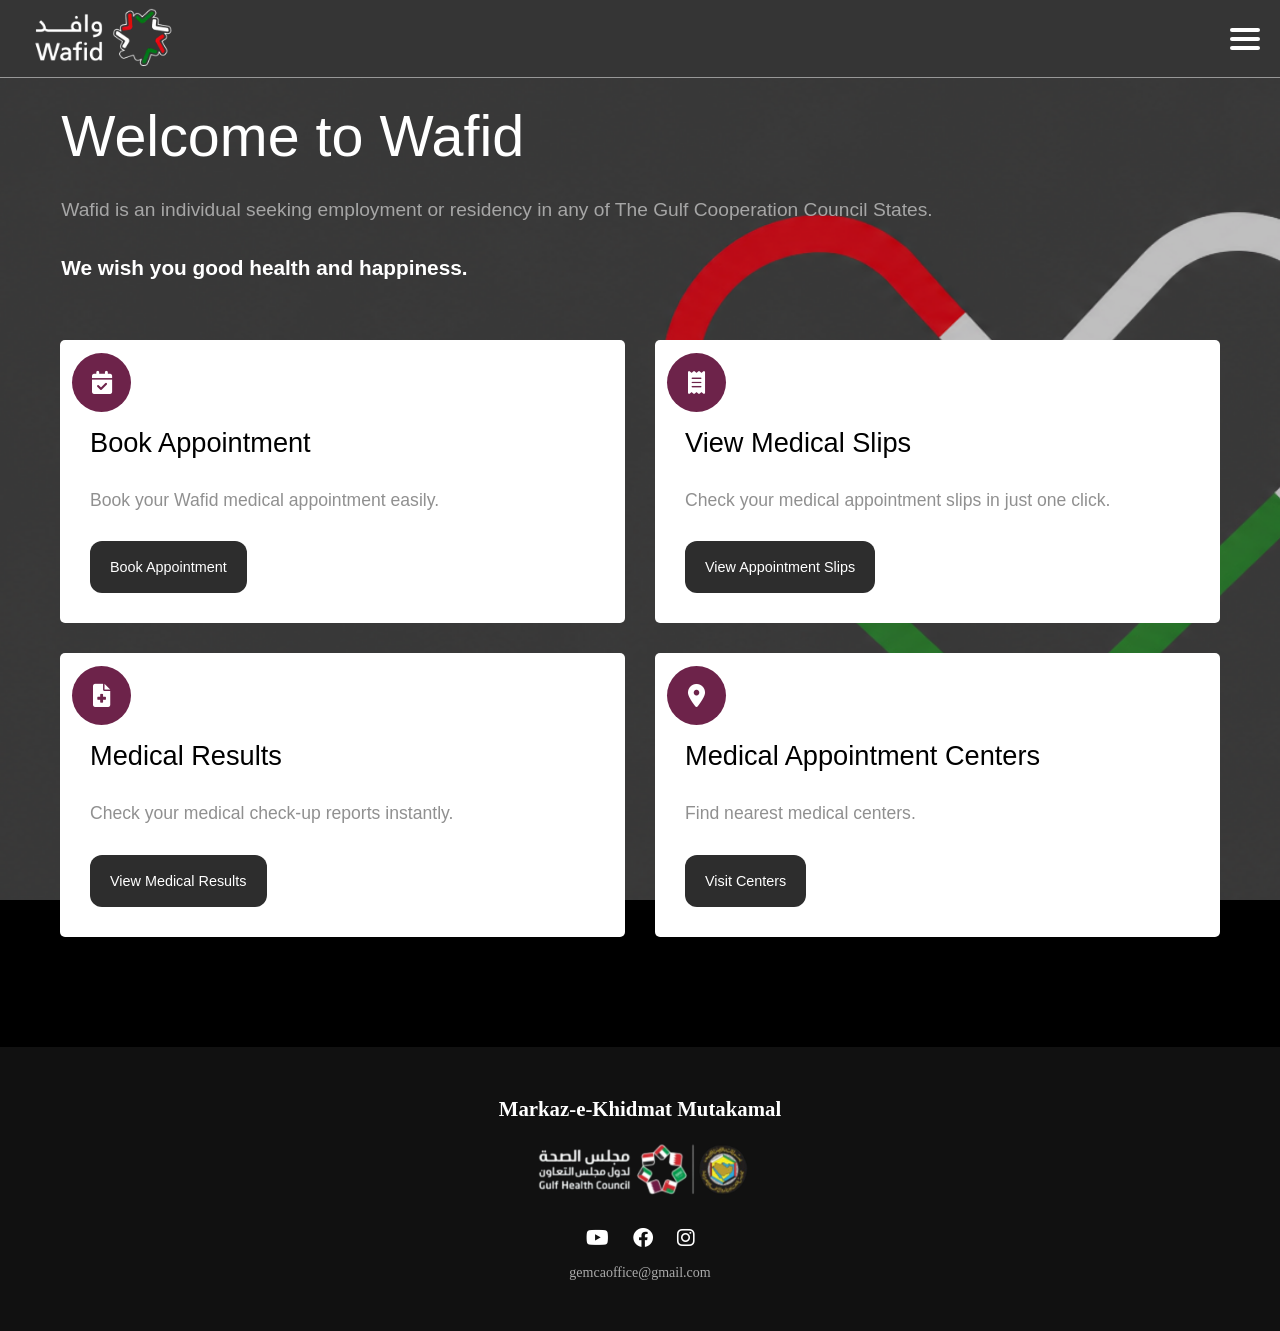
<file: index.html>
<!DOCTYPE html>
<html lang="en">
<head>
<meta charset="UTF-8">
<meta name="viewport" content="width=device-width, initial-scale=1.0">
<link rel="icon" href="/favicon1.ico" sizes="any">
<link rel="icon" href="/favicon1.ico" type="image/ico">
<title>Wafid Medical Appointment Booking </title>

<link href="https://cdnjs.cloudflare.com/ajax/libs/font-awesome/6.0.0/css/all.min.css" rel="stylesheet">

<style>

/* ================= ROOT ================= */
:root{
    --dark:#1a1a1a;
    --grey:#2d2d2d;
    --light:#f5f5f5;
    --accent:#8B0000;
}

/* ================= RESET ================= */
*{
    margin:0;
    padding:0;
    box-sizing:border-box;
    font-family:Segoe UI;
}

body{
    background:#000;
    color:#fff;
}

/* ================= BACKGROUND ================= */
.bg{
    position:fixed;
    top:0;
    left:0;
    width:100%;
    height:100%;
    background:url('bb.jpg') no-repeat center center/cover;
    z-index:-1;
    filter:brightness(0.75);
     background-size:140%;
     background-position:58% 40%  ;
}

/* Mobile focus adjustment (right side visible) */
@media(max-width:768px){
    .bg{
        background-position:right center bottom;
        background-size:cover;
    }
}

/* Desktop square cards */
@media(min-width:769px){
    .card{
        min-height: 250px;
    }
}

/* ================= TOPBAR ================= */
.topbar{
    position:fixed;
    top:0;
    width:100%;
    height:78px;
    background:rgb(53, 53, 53);
    display:flex;
    align-items:center;
    justify-content:space-between;
    padding:0 20px;
    z-index:1000;
   
   border-bottom: 1px solid rgba(255, 255, 255, 0.491);
}

/* LOGO */
.topbar img{
    height:86%;
    object-fit:contain;
    filter: brightness(1.4);
    margin-top: 1.4%;
    margin-bottom: 1%;
}

/* HAMBURGER */
.hamburger{
    width:30px;
    cursor:pointer;
}

.hamburger span{
    display:block;
    height:4px;
    margin:5px 0;
    background:#fff;
    border-radius:5px;
}

/* ================= SIDE MENU ================= */
.side-menu{
    position:fixed;
    top:0;
    right:-100%;
    width:280px;
    height:100%;
    background:#111;
    padding:70px 20px;
    transition:0.4s;
    z-index:2000;
}

.side-menu.active{
    right:0;
}

/* CLOSE BUTTON */
.close-btn{
    position:absolute;
    top:15px;
    right:15px;
    font-size:24px;
    color:#fff;
    cursor:pointer;
}

/* MENU LINKS */
.side-menu a{
    display:block;
    padding:12px;
    color:#ddd;
    text-decoration:none;
    border-bottom:1px solid #222;
}

.side-menu a:hover{
    background:#8B0000;
    color:#fff;
}

/* CONTACT BOX */
.contact-box{
    margin-top:20px;
    padding-top:15px;
    border-top:1px solid #333;
    color:#aaa;
}

.contact-box h3{
    color:#fff;
    margin-bottom:10px;
}
/* ================= HERO ================= */
.hero{
    padding-top:90px;
    text-align:left;
    font-style: normal;
    margin-left:30px;
    
    
}

.hero h1{
    font-size:3.59rem;
    font-family: 'Roboto', sans-serif;
    font-weight: 400;
     margin-left: 2.5%;
     margin-top: 1%;
}

#mmmmm{
    color: #a6a6a6;
    margin-top:30px;
    font-size: larger;
    margin-left: 2.5%;
    font-family: 'Roboto', sans-serif;
}
#mmm{
 font-family: 'Roboto', sans-serif;
 color: rgb(255, 255, 255);
    align-self: center;
    font-weight: bolder;
    margin-top: 35px;
    font-size: 1.3em;
     margin-left: 2.5%;
}


/* ================= CARDS ================= */
.section{
    padding: 60px 20px;
    display: grid;
    grid-template-columns: 1fr; /* Mobile: 1 card per row */
    gap: 30px;
    width: 100%;
    max-width: 1200px;
    margin: 0 auto;
}

/* Laptop / Desktop */
@media (min-width: 769px){
    .section{
        grid-template-columns: repeat(2, 1fr); /* 2 cards per row */
        gap: 30px;
    }
}

.card{
    width: 100%;
    min-height: 250px; /* Card ki overall height */
    background: #fff;
    color: #000;
    padding: 30px;
    border-radius: 5px;
    text-align: left;
    transition: 0.3s;
    display: flex;
    flex-direction: column;
    justify-content: space-between;
    box-sizing: border-box;
    margin-right: 10%;
}

.card:hover{
    transform: translateY(-10px);
    box-shadow: 0 20px 40px rgba(0,0,0,0.4);
}

.card::after{
    content: '';
    display: table;
    clear: both;
}

.card button{
    pointer-events: none;
    margin-top: 30px;
    padding: 18px 20px;
    border: none;
    background: var(--grey);
    color: #fff;
    border-radius: 12px;
    cursor: pointer;
    width: fit-content;
    min-width: 120px;
    float: left;
}

.m{
    font-size: 0.9em;
    font-family: 'Roboto', sans-serif;
}

.g{
    font-family: "Open Sans", Arial, sans-serif;
    font-weight: 300;
    line-height: 1.3;
    color: #909090;
    letter-spacing: 0;
    font-size: 1.1em;
    margin-top: 30px;
}

.icon-circle{
    width: 59px;
    height: 59px;
    background: rgb(109, 35, 74);
    color: #fff;
    border-radius: 50%;
    display: flex;
    align-items: center;
    justify-content: center;
    float: left;
    margin: -17px 10px 15px -18px;
    font-size: 23px;
    transition: 0.3s;
}

.hh{
    font-family: 'Roboto', sans-serif;
    font-weight: 450;
    
    font-size: 1.7em;
    
}

.card:hover .icon-circle{
    transform: scale(1.1);
    background: rgb(106, 33, 93);
}
/* ================= FOOTER ================= */
.footer{
    background:#111;
    padding:50px 20px;
    text-align:center;
    margin-top:50px;
}

.footer img{
    width:230px;
    margin-bottom:8px;
}

/* SOCIAL ICONS */
.social{
    margin:15px 0;
}

.social a{
    color:#fff;
    font-size:20px;
    margin:0 10px;
    transition:0.3s;
}

.social a:hover{
    color:var(--accent);
    transform:scale(1.2);
}

.footer p{
    margin-top:10px;
    color:#aaa;
    font-size:14px;
}

</style>
</head>

<body>

<!-- BACKGROUND -->
<div class="bg"></div>

<!-- TOPBAR -->
<div class="topbar">

    <!-- LEFT LOGO -->
    <img src="logo.jpg" alt="logo">

    <div class="hamburger" onclick="toggleMenu()">
        <span></span>
        <span></span>
        <span></span>
    </div>

</div>
<div class="side-menu" id="menu">

    <!-- CLOSE BUTTON -->
    <div class="close-btn" onclick="toggleMenu()">
        ❮
    </div>

    <a href="#">Home</a>
    <a href="#">Book Appointment</a>
    <a href="https://wafid.com/en/medical-status-search/" target="_blank">Medical Results</a>
    <a href="#">Centers</a>

    <!-- CONTACT -->
    <div class="contact-box">
        <h3>Contact Us</h3>
        <p>📞 +923338181082</p>
        <p>📧 gamcaoffice@gmail.com</p>
    </div>

</div>

<!-- HERO -->
<div class="hero">
    <h1>Welcome to Wafid</h1>
    <p id="mmmmm">Wafid is an individual seeking employment or residency in any of The Gulf Cooperation Council States.</p>
    <p id="mmm">We wish you good health and happiness.</p>
</div>

<!-- CARDS -->
<div class="section">

   <div class="card" onclick="location.href='booking.html'">

    <!-- ICON CIRCLE -->
    <div class="icon-circle">
        <i class="fas fa-calendar-check"></i>
    </div>

    <h3 class="hh">Book Appointment</h3>
    <p class="g">Book your Wafid medical appointment  easily.</p>
    <button class="m">Book Appointment</button>
</div>
 <div class="card" onclick="location.href='https://wafid.com/en/search-slip/'">

    <div class="icon-circle">
        <i class="fas fa-receipt"></i>
    </div>

    <h3 class="hh">View Medical Slips</h3>
    <p class="g">Check your medical appointment slips in just one click.</p>
    <button class="m">View Appointment Slips</button>
</div>

    <div class="card" onclick="location.href='https://wafid.com/en/medical-status-search/'">

    <div class="icon-circle">
       <i class="fas fa-file-medical"></i>
    </div>

    <h3 class="hh">Medical Results</h3>
    <p class="g">Check your medical check-up reports instantly.</p>
    <button class="m">View Medical Results</button>
</div>

    <div class="card" onclick="location.href='centers.html'">
       <div class="icon-circle">
        <i class="fas fa-map-marker-alt"></i>
    </div>
       
        <h3 class="hh">Medical Appointment Centers</h3>
        <p class="g">Find nearest medical centers.</p>
        <button class="m">Visit Centers</button>
    </div>

</div>

<!-- FOOTER -->
<div class="footer">

    <!-- TOP TEXT -->
    <div style="font-size: 1.3rem; font-weight: bold; color: #fff; margin-bottom: 20px; text-align: center;">Markaz-e-Khidmat Mutakamal</div>

    <!-- CENTER LOGO -->
    <img src="logo2.jpg" alt="logo">

    <!-- SOCIAL ICONS -->
     <div class="social">

        <a href="https://youtube.com/@hameedphotostudio9298?si=LL2hMuDBJ9BK2yau" target="_blank"><i class="fab fa-youtube"></i></a>
        <a href="https://www.facebook.com/share/1ApuWfmQ8s/?mibextid=wwXIfr" target="_blank"><i class="fab fa-facebook"></i></a>
        <a href="https://www.instagram.com/photohome92?igsh=MTJpOGVwdml5ODFxcg==" target="_blank"><i class="fab fa-instagram"></i></a>
        

    </div>
    <!-- EMAIL -->
    <p>gemcaoffice@gmail.com</p>

</div>

<script>
function toggleMenu(){
    document.getElementById("menu").classList.toggle("active");
}
</script>

</body>
</html>
</file>
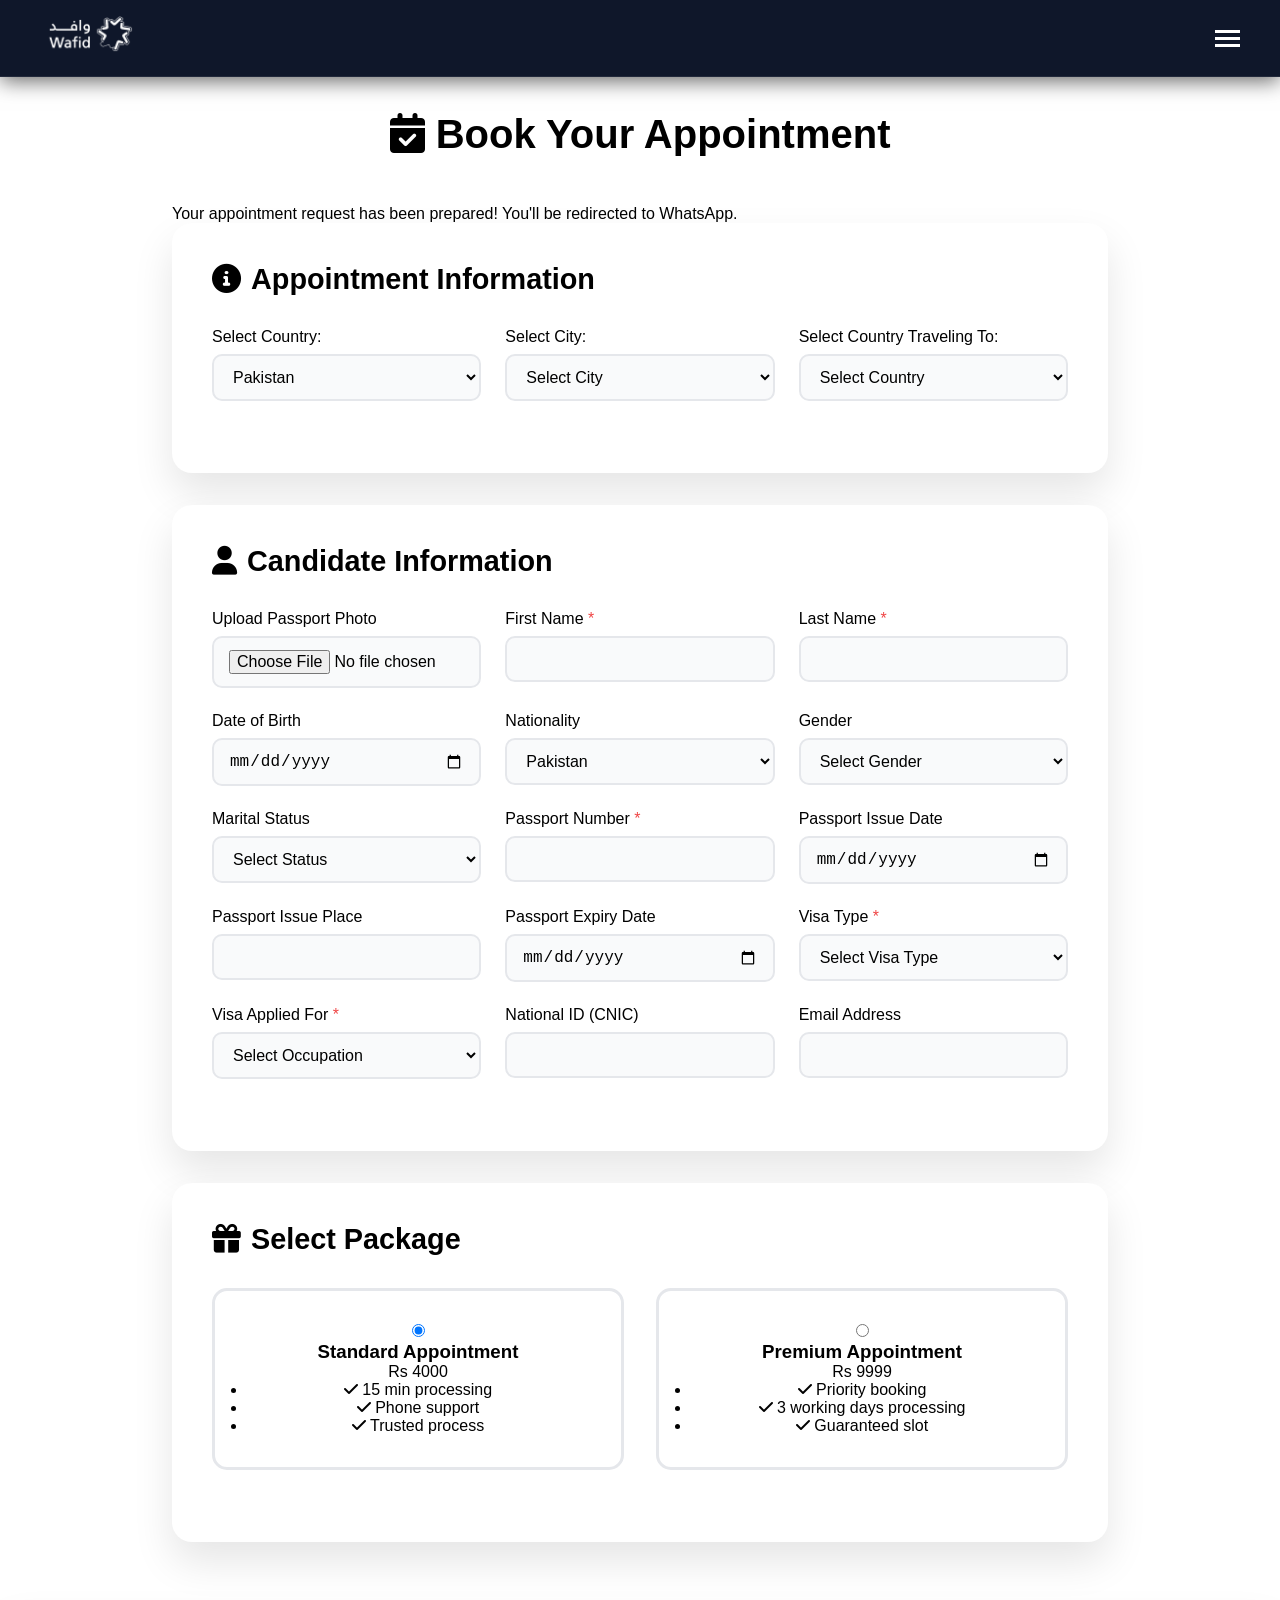
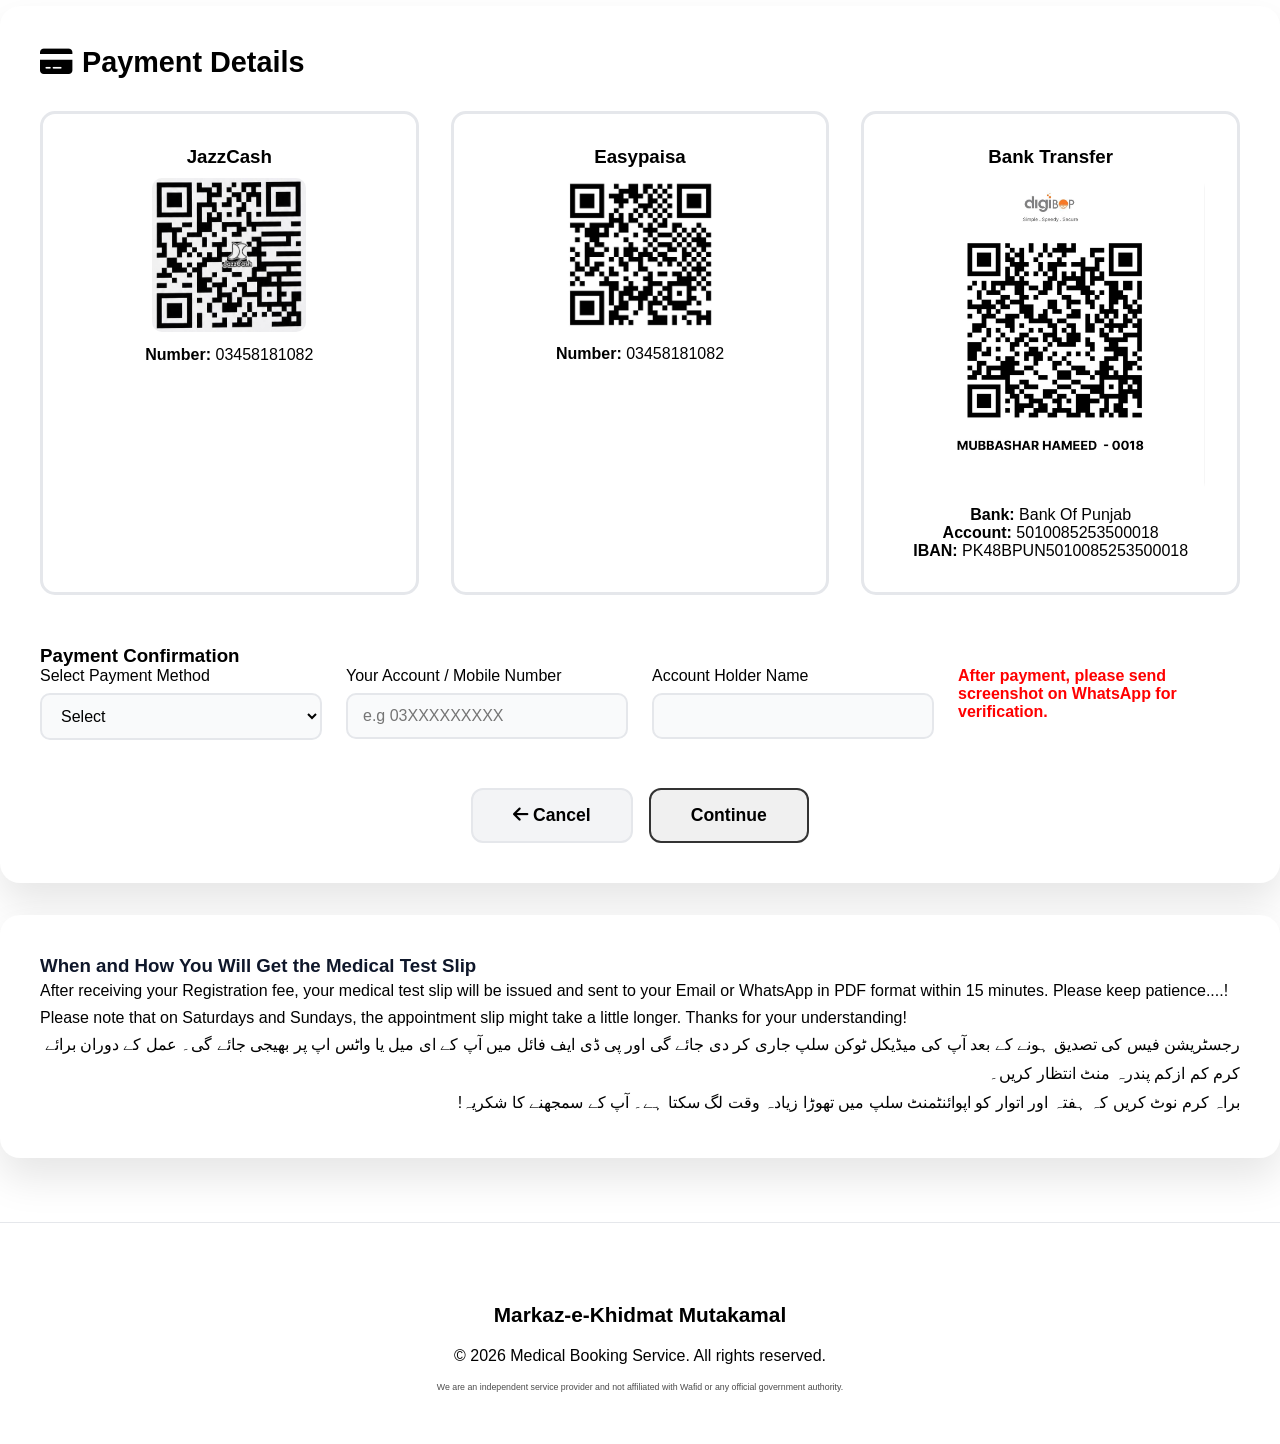
<file: booking.html>
<!DOCTYPE html>
<html lang="en">
<head>
    <meta charset="UTF-8">
    <meta name="viewport" content="width=device-width, initial-scale=1.0">
    <title>Book Wafid Appointment - Fast & Secure</title>
    <link href="https://cdnjs.cloudflare.com/ajax/libs/font-awesome/6.0.0/css/all.min.css" rel="stylesheet">
    <style>
        * {
            margin: 0;
            padding: 0;
            box-sizing: border-box;
        }

        body {
            font-family: 'Segoe UI', Tahoma, Geneva, Verdana, sans-serif;
            background: white;
            color: black;
            min-height: 100vh;
            padding-top: 80px;
        }

        /* HEADER */
       .header {
            background: #0f172a;
            box-shadow: 0 4px 20px rgba(0,0,0,0.6);
            position: fixed;
            top: 0;
            width: 100%;
            z-index: 1000;
            padding: 1rem 2rem;
            border-bottom: 1px solid rgba(255,255,255,0.08);
        }

        .nav-container {
            max-width: 1200px;
            margin: 0 auto;
            display: flex;
            justify-content: space-between;
            align-items: center;
        }

        .header-right {
            display: flex;
            align-items: center;
            gap: 12px;
        }

        .topbar-text {
            color: #fff;
            font-size: 1rem;
            white-space: nowrap;
        }

        .logo img {
            height: 40px;
            width: auto;
            filter: brightness(0) invert(1);
        }

        .nav-menu {
            display: none;
            position: fixed;
            top: 80px;
            left: 0;
            width: 100%;
            background: #0f172a;
            flex-direction: column;
            padding: 2rem;
            box-shadow: 0 15px 40px rgba(0,0,0,0.7);
            list-style: none;
        }

        .nav-menu.active {
            display: flex;
        }

        .nav-menu a {
            text-decoration: none;
            color: #e5e7eb;
            font-weight: 500;
            padding: 1rem 0;
            transition: all 0.3s ease;
        }

        .nav-menu a.active,
        .nav-menu a:hover {
            color: #ffffff;
            padding-left: 8px;
        }

        .hamburger {
            display: flex;
            flex-direction: column;
            cursor: pointer;
            gap: 4px;
        }

        .hamburger span {
            width: 25px;
            height: 3px;
            background: white;
        }

        /* REST SAME (UNCHANGED) */
        .container {
            max-width: 1000px;
            margin: 0 auto;
            padding: 2rem;
            background: white;
        }

        .page-title {
            text-align: center;
            color: black;
            margin-bottom: 3rem;
            font-size: 2.5rem;
        }

        .form-section {
            background: white;
            border-radius: 20px;
            padding: 2.5rem;
            box-shadow: 0 20px 40px rgba(0,0,0,0.1);
            margin-bottom: 2rem;
        }

        .section-title {
            color: black;
            margin-bottom: 2rem;
            font-size: 1.8rem;
            display: flex;
            align-items: center;
            gap: 10px;
        }

        .form-grid {
            display: grid;
            grid-template-columns: repeat(auto-fit, minmax(250px, 1fr));
            gap: 1.5rem;
            margin-bottom: 2rem;
        }

        .form-group label {
            display: block;
            margin-bottom: 0.5rem;
            color: black;
            font-weight: 500;
        }

        .form-group input,
        .form-group select {
            width: 100%;
            padding: 12px 15px;
            border: 2px solid #e5e7eb;
            border-radius: 10px;
            font-size: 1rem;
            background: #f9fafb;
            color: black;
        }

        .packages-section {
            display: grid;
            grid-template-columns: repeat(auto-fit, minmax(300px, 1fr));
            gap: 2rem;
            margin: 2rem 0;
        }

        .package-card {
            background: white;
            border: 3px solid #e5e7eb;
            border-radius: 15px;
            padding: 2rem;
            text-align: center;
            cursor: pointer;
        }

        .action-buttons {
            display: flex;
            gap: 1rem;
            justify-content: center;
            margin-top: 3rem;
        }

        .btn {
            padding: 15px 40px;
            border-radius: 12px;
            font-size: 1.1rem;
            font-weight: bold;
            cursor: pointer;
            text-decoration: none;
            color: black;
        }

        .btn-primary {
            background: #f0f0f0;
            border: 2px solid #333;
        }

        .btn-secondary {
            background: #f3f4f6;
            border: 2px solid #e5e7eb;
        }

        .footer {
            background: white;
            color: black;
            padding: 3rem 2rem 1rem;
            margin-top: 4rem;
            border-top: 1px solid #e5e7eb;
        }


        @media (max-width: 768px) {
            .form-grid { grid-template-columns: 1fr; }
            .packages-section { grid-template-columns: 1fr; }
            .action-buttons { flex-direction: column; }
        }
    </style>
</head>
<body>

<header class="header">
    <div class="nav-container">
        <div class="logo">
            <a href="index.html"><img src="logo.jpg" alt="Logo"></a>
        </div>
        <nav>
            <ul class="nav-menu" id="navMenu">
                <li><a href="index.html">Home</a></li>
                <li><a href="booking.html" class="active">Book Appointment</a></li>
                <li><a href="results.html">Medical Results</a></li>
                <li><a href="centers.html">Appointment Centers</a></li>
            </ul>
        </nav>

        <div class="hamburger" onclick="toggleMenu()">
            <span></span><span></span><span></span>
        </div>
    </div>
</header>

    <div class="container">
        <h1 class="page-title">
            <i class="fas fa-calendar-check"></i> Book Your Appointment
        </h1>

        <div class="success-message" id="successMessage">
            Your appointment request has been prepared! You'll be redirected to WhatsApp.
        </div>

        <form id="bookingForm">
            <!-- SECTION 1: APPOINTMENT INFO -->
            <div class="form-section">
                <h2 class="section-title">
                    <i class="fas fa-info-circle"></i> Appointment Information
                </h2>
                <div class="form-grid">
                    <div class="form-group">
                        <label>Select Country:</label>
                        <select id="country" required>
                            <option value="Pakistan" selected>Pakistan</option>
                        </select>
                    </div>
                    <div class="form-group">
                        <label>Select City:</label>
                        <select id="city" required>
                            <option value="">Select City</option>
                            <option value="Bahawalpur">Bahawalpur</option>
                            <option value="Chakdara">Chakdara</option>
                            <option value="Faisalabad">Faisalabad</option>
                            <option value="Gujranwala">Gujranwala</option>
                            <option value="Gwadar">Gwadar</option>
                            <option value="Islamabad">Islamabad</option>
                            <option value="Karachi">Karachi</option>
                            <option value="Khuzdar">Khuzdar</option>
                            <option value="Lahore">Lahore</option>
                            <option value="Multan">Multan</option>
                            <option value="Panjgur">Panjgur</option>
                            <option value="Peshawar">Peshawar</option>
                            <option value="Quetta">Quetta</option>
                            <option value="Rawalpindi">Rawalpindi</option>
                            <option value="Sahiwal">Sahiwal</option>
                            <option value="Sialkot">Sialkot</option>
                            <option value="Turbat">Turbat</option>
                        </select>
                        <div class="error-message" data-field="city"></div>
                    </div>
                    <div class="form-group">
                        <label>Select Country Traveling To:</label>
                        <select id="travelCountry" required>
                            <option value="">Select Country</option>
                            <option value="Bahrain">Bahrain</option>
                            <option value="Kuwait">Kuwait</option>
                            <option value="Oman">Oman</option>
                            <option value="Qatar">Qatar</option>
                            <option value="Saudi Arabia">Saudi Arabia</option>
                            <option value="UAE">UAE</option>
                            <option value="Yemen">Yemen</option>
                        </select>
                        <div class="error-message" data-field="travelCountry"></div>
                    </div>
                </div>
            </div>

            <!-- SECTION 2: CANDIDATE INFORMATION -->
            <div class="form-section">
                <h2 class="section-title">
                    <i class="fas fa-user"></i> Candidate Information
                </h2>
                <div class="form-grid">
                    <div class="form-group">
    <label>Upload Passport Photo</label>
    <input type="file" id="passportPhoto" accept="image/*">
</div>
                    <div class="form-group">
                        <label>First Name <span style="color: #ef4444;">*</span></label>
                        <input type="text" id="firstName" required>
                        <div class="error-message" data-field="firstName"></div>
                    </div>
                    <div class="form-group">
                        <label>Last Name <span style="color: #ef4444;">*</span></label>
                        <input type="text" id="lastName" required>
                        <div class="error-message" data-field="lastName"></div>
                    </div>
                    <div class="form-group">
                        <label>Date of Birth</label>
                        <input type="date" id="dob">
                    </div>
                    <div class="form-group">
                        <label>Nationality</label>
                        <select id="nationality">
                            <option value="Pakistan" selected>Pakistan</option>
                        </select>
                    </div>
                    <div class="form-group">
                        <label>Gender</label>
                        <select id="gender">
                            <option value="">Select Gender</option>
                            <option value="Male">Male</option>
                            <option value="Female">Female</option>
                        </select>
                    </div>
                    <div class="form-group">
                        <label>Marital Status</label>
                        <select id="maritalStatus">
                            <option value="">Select Status</option>
                            <option value="Married">Married</option>
                            <option value="Unmarried">Unmarried</option>
                        </select>
                    </div>
                    <div class="form-group">
                        <label>Passport Number <span style="color: #ef4444;">*</span></label>
                        <input type="text" id="passport" required>
                        <div class="error-message" data-field="passport"></div>
                    </div>
                    <div class="form-group">
                        <label>Passport Issue Date</label>
                        <input type="date" id="passportIssue">
                    </div>
                    <div class="form-group">
                        <label>Passport Issue Place</label>
                        <input type="text" id="passportPlace">
                    </div>
                    <div class="form-group">
                        <label>Passport Expiry Date</label>
                        <input type="date" id="passportExpiry">
                    </div>
                    <div class="form-group">
                        <label>Visa Type <span style="color: #ef4444;">*</span></label>
                        <select id="visaType" required>
                            <option value="">Select Visa Type</option>
                            <option value="Family">Family</option>
                            <option value="Study">Study</option>
                            <option value="Visit">Visit</option>
                            <option value="Work">Work</option>
                        </select>
                        <div class="error-message" data-field="visaType"></div>
                    </div>
                    <div class="form-group">
    <label>Visa Applied For <span style="color:#ef4444;">*</span></label>
   <select id="visaAppliedFor" required>
    <option value="">Select Occupation</option>

    <option value="Accountant">Accountant</option>
    <option value="A.C Technician">A.C Technician</option>
    <option value="Agricultural Worker">Agricultural Worker</option>
    <option value="Aluminum Technician">Aluminum Technician</option>
    <option value="Anesthesia Technician">Anesthesia Technician</option>
    <option value="Arabic Food Cook">Arabic Food Cook</option>
    <option value="Architect">Architect</option>
    <option value="Auto-Cad Operator">Auto-Cad Operator</option>
    <option value="Banking & Finance">Banking & Finance</option>
    <option value="Barber">Barber</option>
    <option value="Building Electrician">Building Electrician</option>
    <option value="Business">Business</option>
    <option value="Butcher">Butcher</option>
    <option value="Cabin Appearance (Airlines)">Cabin Appearance (Airlines)</option>
    <option value="Car Mechanic">Car Mechanic</option>
    <option value="Car Washer">Car Washer</option>
    <option value="Carpenter">Carpenter</option>
    <option value="Cashier">Cashier</option>
    <option value="Cleaner">Cleaner</option>
    <option value="Clerk">Clerk</option>
    <option value="Computer Operator">Computer Operator</option>
    <option value="Construction Worker">Construction Worker</option>
    <option value="Consultant">Consultant</option>
    <option value="Draftsman">Draftsman</option>
    <option value="Diesel Mechanic">Diesel Mechanic</option>
    <option value="Doctor">Doctor</option>
    <option value="Dozer Operator">Dozer Operator</option>
    <option value="Driver">Driver</option>
    <option value="Electrical Technician">Electrical Technician</option>
    <option value="Electrician">Electrician</option>
    <option value="Engineer">Engineer</option>
    <option value="Employment">Employment</option>
    <option value="Family">Family</option>
    <option value="Financial Analyst">Financial Analyst</option>
    <option value="Fuel Filler">Fuel Filler</option>
    <option value="General Secretary">General Secretary</option>
    <option value="Hairdresser">Hairdresser</option>
    <option value="Hajj Duty">Hajj Duty</option>
    <option value="Health & Medicine & Nursing">Health & Medicine & Nursing</option>
    <option value="Heavy Driver">Heavy Driver</option>
    <option value="Hospital Cleaning">Hospital Cleaning</option>
    <option value="House Boy">House Boy</option>
    <option value="House Driver">House Driver</option>
    <option value="House Maid">House Maid</option>
    <option value="House Wife">House Wife</option>
    <option value="IT & Internet Engineer">IT & Internet Engineer</option>
    <option value="Lab Technician">Lab Technician</option>
    <option value="Labour">Labour</option>
    <option value="Lecturer">Lecturer</option>
    <option value="Leisure & Tourism">Leisure & Tourism</option>
    <option value="Light Driver">Light Driver</option>
    <option value="Mason">Mason</option>
    <option value="Manager">Manager</option>
    <option value="Marketing Executive">Marketing Executive</option>
    <option value="Medical Specialist">Medical Specialist</option>
    <option value="Mechanic">Mechanic</option>
    <option value="Microbiologist">Microbiologist</option>
    <option value="Nurse">Nurse</option>
    <option value="Nursing Helper">Nursing Helper</option>
    <option value="Office Secretary">Office Secretary</option>
    <option value="Painter">Painter</option>
    <option value="Petrol Mechanic">Petrol Mechanic</option>
    <option value="Pharmacist">Pharmacist</option>
    <option value="Plaster Mason">Plaster Mason</option>
    <option value="Plumber">Plumber</option>
    <option value="Police Officer">Police Officer</option>
    <option value="President">President</option>
    <option value="RCC Fitter">RCC Fitter</option>
    <option value="Salesman">Salesman</option>
    <option value="Security Guard">Security Guard</option>
    <option value="Service">Service</option>
    <option value="Servant">Servant</option>
    <option value="Shepherd">Shepherd</option>
    <option value="Shovel Operator">Shovel Operator</option>
    <option value="Software Developer">Software Developer</option>
    <option value="Steel Fixer">Steel Fixer</option>
    <option value="Student">Student</option>
    <option value="Studio CAD Designer">Studio CAD Designer</option>
    <option value="Supervisor">Supervisor</option>
    <option value="Surveyor">Surveyor</option>
    <option value="Tailor">Tailor</option>
    <option value="Teacher">Teacher</option>
    <option value="Technician">Technician</option>
    <option value="Waiter">Waiter</option>
    <option value="Ward Boy">Ward Boy</option>
    <option value="Welder">Welder</option>
    <option value="Worker">Worker</option>
    <option value="X-ray Technician">X-ray Technician</option>

    <!-- ALWAYS LAST -->
    <option value="Other">Other</option>
</select>
    <div class="error-message" data-field="visaAppliedFor"></div>
</div>
                    <div class="form-group">
                        <label>National ID (CNIC)</label>
                        <input type="text" id="cnic">
                    </div>
                    <div class="form-group">
                        <label>Email Address</label>
                        <input type="email" id="email">
                    </div>
                </div>
            </div>

            <!-- SECTION 3: PACKAGE SELECTION -->
            <div class="form-section">
                <h2 class="section-title">
                    <i class="fas fa-gift"></i> Select Package
                </h2>
                <div class="packages-section">
                    <div class="package-card" data-package="standard">
                        <input type="radio" id="standard" name="package" value="standard" checked>
                        <label for="standard">
                            <h3>Standard Appointment</h3>
                            <div class="package-price">Rs 4000</div>
                            <ul class="package-features">
                                <li><i class="fas fa-check"></i> 15 min processing</li>
                                <li><i class="fas fa-check"></i> Phone support</li>
                                <li><i class="fas fa-check"></i> Trusted process</li>
                            </ul>
                        </label>
                    </div>
                    <div class="package-card" data-package="premium">
                        <input type="radio" id="premium" name="package" value="premium">
                        <label for="premium">
                            <h3>Premium Appointment</h3>
                            <div class="package-price">Rs 9999</div>
                            <ul class="package-features">
                                <li><i class="fas fa-check"></i> Priority booking</li>
                                <li><i class="fas fa-check"></i> 3 working days processing</li>
                                <li><i class="fas fa-check"></i> Guaranteed slot</li>
                            </ul>
                        </label>
                    </div>
                </div>
            </div>
 </div>
 
 <!-- ================= PAYMENT SECTION ================= -->
<div class="form-section" id="paymentSection">

<h2 class="section-title">
<i class="fas fa-credit-card"></i> Payment Details
</h2>

<div class="packages-section">

<!-- JAZZCASH / EASYPAISA -->
<div class="package-card selected" style="cursor:default;">
    <h3>JazzCash </h3>
    <img src="qr1.jpg" style="width:50%; border-radius:10px; margin:10px 0;">
    <p><b>Number:</b> 03458181082</p>
</div>
<div class="package-card selected" style="cursor:default;">
    <h3>Easypaisa</h3>
    <img src="qr3.jpg" style="width:50%; border-radius:10px; margin:10px 0;">
    <p><b>Number:</b> 03458181082</p>
</div>
<!-- BANK -->
<div class="package-card" style="cursor:default;">
    <h3>Bank Transfer</h3>
    <img src="qr2.jpg" style="width:100%; border-radius:10px; margin:10px 0;">
    <p><b>Bank:</b> Bank Of Punjab</p>
    <p><b>Account:</b> 5010085253500018</p>
    <p><b>IBAN:</b> PK48BPUN5010085253500018</p>
</div>

</div>

<br>

<h3>Payment Confirmation</h3>

<div class="form-grid">

<div class="form-group">
<label>Select Payment Method</label>
<select id="paymentMethod" required>
    <option value="">Select</option>
    <option value="Bank Transfer">Bank Transfer</option>
    <option value="JazzCash">JazzCash</option>
    <option value="Easypaisa">Easypaisa</option>
</select>
</div>

<div class="form-group">
<label>Your Account / Mobile Number</label>
<input type="text" id="customerAcc" placeholder="e.g 03XXXXXXXXX">
</div>

<div class="form-group">
<label>Account Holder Name</label>
<input type="text" id="senderName">
</div>
<div><p style="color:red;font-weight:bold;">
After payment, please send screenshot on WhatsApp for verification.
</p></div>
</div>

            <!-- ACTION BUTTONS -->
            <div class="action-buttons">
                <a href="index.html" class="btn btn-secondary">
                    <i class="fas fa-arrow-left"></i> Cancel
                </a>
                <button type="submit" class="btn btn-primary" id="continueBtn">
                     Continue
                </button>
            </div>
        </form>
   
</div>
<div class="form-section">

<h3 style="color:#0f172a; font-weight:800;">
When and How You Will Get the Medical Test Slip
</h3>

<p style="line-height:1.7;">
After receiving your Registration fee, your medical test slip will be issued and sent to your Email or WhatsApp in PDF format within 15 minutes. Please keep patience....!
</p>

<p style="line-height:1.7;">
Please note that on Saturdays and Sundays, the appointment slip might take a little longer. Thanks for your understanding!
</p>

<p style="direction:rtl; line-height:1.8;">
رجسٹریشن فیس کی تصدیق ہونے کے بعد آپ کی میڈیکل ٹوکن سلپ جاری کر دی جائے گی اور پی ڈی ایف فائل میں آپ کے ای میل یا واٹس اپ پر بھیجی جائے گی۔ عمل کے دوران برائے کرم کم ازکم پندرہ منٹ انتظار کریں۔
</p>

<p style="direction:rtl; line-height:1.8;">
براہ کرم نوٹ کریں کہ ہفتہ اور اتوار کو اپوائنٹمنٹ سلپ میں تھوڑا زیادہ وقت لگ سکتا ہے۔ آپ کے سمجھنے کا شکریہ!
</p>

</div>
    <!-- FOOTER -->
    <footer class="footer">
        <div style="max-width: 1200px; margin: 0 auto; text-align: center; padding: 2rem;">
            <div style="font-size: 1.3rem; font-weight: bold; color: #000; margin-bottom: 20px; text-align: center;">Markaz-e-Khidmat Mutakamal</div>
            <p>&copy; 2026 Medical Booking Service. All rights reserved.</p>
           <div style="
    background: transparent;
    border: none;
    color: #111;
    font-size: 0.55rem;
    margin-top: 1rem;
    text-align: center;
    opacity: 0.75;
    line-height: 1.4;
">
 We are an independent service provider and not affiliated with Wafid or any official government authority.
</div>
        </div>
    </footer>
<script>
   // =====================
// MOBILE MENU
// =====================
function toggleMenu() {
    document.getElementById('navMenu').classList.toggle('active');
}

// =====================
// PACKAGE SELECTION
// =====================
document.querySelectorAll('.package-card').forEach(card => {
    card.addEventListener('click', function () {
        document.querySelectorAll('.package-card').forEach(c => c.classList.remove('selected'));
        this.classList.add('selected');

        const radio = this.querySelector('input[type="radio"]');
        if (radio) radio.checked = true;
    });
});

// =====================
// FORM SUBMIT - FIXED
// =====================
document.getElementById('bookingForm').addEventListener('submit', function (e) {
    e.preventDefault();

    clearErrors();

    // Required fields
    const required = ['firstName', 'lastName', 'city', 'travelCountry', 'passport'];
    for (let id of required) {
        const el = document.getElementById(id);
        if (!el.value.trim()) {
            showError(el, "Required field");
            return;
        }
    }

    const packageValue = document.querySelector('input[name="package"]:checked')?.value || 'standard';

    const formData = {
    name: `${document.getElementById('firstName').value} ${document.getElementById('lastName').value}`,
    gender: document.getElementById('gender').value,
    passport: document.getElementById('passport').value,
    city: document.getElementById('city').value,
    travelCountry: document.getElementById('travelCountry').value,
    visaType: document.getElementById('visaType').value,
    package: packageValue === 'premium' ? 'Premium' : 'Standard',
    visaAppliedFor: document.getElementById('visaAppliedFor').value,
    dob: document.getElementById('dob').value,
    cnic: document.getElementById('cnic').value,
    email: document.getElementById('email').value,

    passportAppliedDate: document.getElementById('passportIssue').value,
    passportExpiryDate: document.getElementById('passportExpiry').value,
    passportIssuePlace: document.getElementById('passportPlace').value,
    maritalStatus: document.getElementById('maritalStatus').value,

    passportPhoto: document.getElementById('passportPhoto')?.files[0]
      
    ? document.getElementById('passportPhoto').files[0].name
        : "Not Uploaded"
};
    const paymentMethod = document.getElementById('paymentMethod').value;
    const customerAcc = document.getElementById('customerAcc').value;
    const senderName = document.getElementById('senderName').value;

    if(!paymentMethod || !customerAcc || !senderName){
        alert("Please complete payment details");
        return;
    }

    const message = `
📅 Wafid Appointment Request

👤 Name: ${formData.name}
📍 City: ${formData.city}
🚻 Gender: ${formData.gender || 'N/A'}
🌍 Traveling To: ${formData.travelCountry}

📄 Passport: ${formData.passport}
🪪 CNIC: ${formData.cnic || 'N/A'}
📧 Email: ${formData.email || 'N/A'}
💼 Visa Applied For: ${formData.visaAppliedFor}
💼 Visa Type: ${formData.visaType}
🏷 Package: ${formData.package}

🎂 DOB: ${formData.dob || 'N/A'}
📆 Passport Issue Date: ${formData.passportAppliedDate || 'N/A'}
📆 Passport Expiry: ${formData.passportExpiryDate || 'N/A'}
📍 Issue Place: ${formData.passportIssuePlace || 'N/A'}
💍 Marital Status: ${formData.maritalStatus || 'N/A'}

📎 Passport Photo: ${formData.passportPhoto}

💳 PAYMENT DETAILS
Method: ${paymentMethod}
Account/Mobile: ${customerAcc}
Sender Name: ${senderName}

🏦 PAYMENT INFO
JazzCash/Easypaisa: 03458181082
Bank: Bank Of Punjab
Account: 5010085253500018
IBAN: PK48BPUN5010085253500018

⚠️ Important: Screenshot will be sent for verification.
`;

    const fullMessage = message;
    const url = "https://wa.me/923338181082?text=" + encodeURIComponent(fullMessage);
    
    // Open WhatsApp chat in a new tab so the form page stays available
    window.open(url, '_blank');
});

// =====================
// ERROR HANDLING
// =====================
function showError(input, msg) {
    input.style.border = "2px solid red";
}

function clearErrors() {
    document.querySelectorAll('input, select').forEach(el => {
        el.style.border = "";
    });
}
</script>
  </body>
</html>
</file>
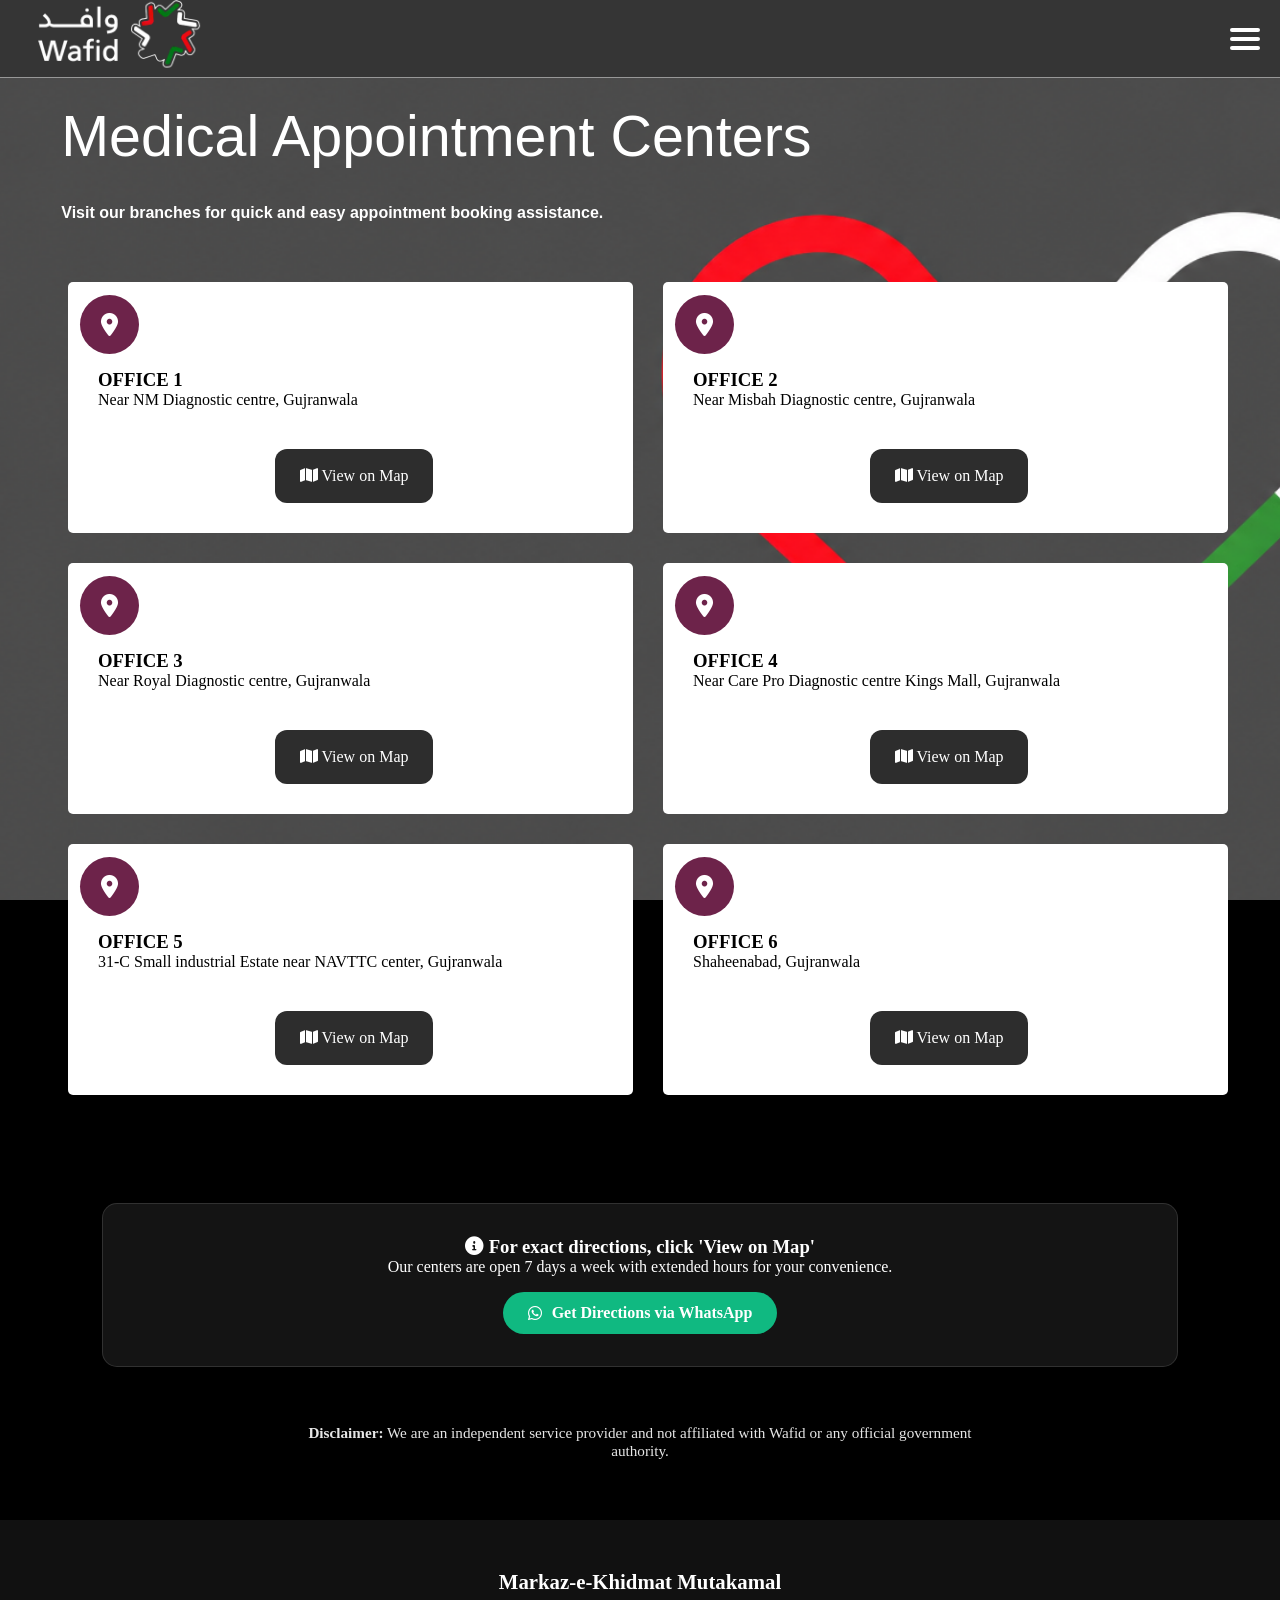
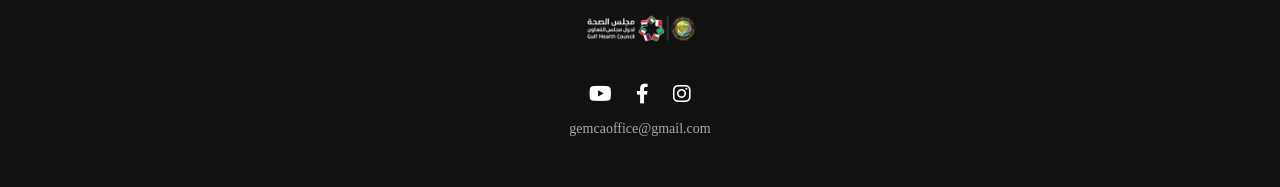
<file: centers.html>
<!DOCTYPE html>
<html lang="en">
<head>
<meta charset="UTF-8">
<meta name="viewport" content="width=device-width, initial-scale=1.0">
<title>Medical Appointment Centers - Wafid Booking</title>
<link href="https://cdnjs.cloudflare.com/ajax/libs/font-awesome/6.0.0/css/all.min.css" rel="stylesheet">
<style>

/* ================= ROOT ================= */
:root{
    --dark:#1a1a1a;
    --grey:#2d2d2d;
    --light:#f5f5f5;
    --accent:#8B0000;
}

/* ================= RESET ================= */
*{
    margin:0;
    padding:0;
    box-sizing:border-box;
    font-family:Segoe UI;
}

body{
    background:#000;
    color:#fff;
}


.bg{
    position:fixed;
    top:0;
    left:0;
    width:100%;
    height:100%;
    background:url('bb.jpg') no-repeat center center/cover;
    z-index:-1;
    filter:brightness(1);
     background-size:140%;
     background-position:58% 40%  ;
}

/* Mobile focus adjustment (right side visible) */
@media(max-width:768px){
    .bg{
        background-position:right center bottom;
        background-size:cover;
    }
}

/* ================= TOPBAR ================= */
.topbar{
    position:fixed;
    top:0;
    width:100%;
    height:78px;
    background:rgb(53, 53, 53);
    display:flex;
    align-items:center;
    justify-content:space-between;
    padding:0 20px;
    z-index:1000;
   
   border-bottom: 1px solid rgba(255, 255, 255, 0.491);
}

/* LOGO */
.topbar img{
   width: 24%;
     height:16%;
    filter: brightness(1.4);
    margin-top: 1.4%;
    margin-bottom: 1%;
}

.hamburger{
    width:30px;
    cursor:pointer;
}

.hamburger span{
    display:block;
    height:4px;
    margin:5px 0;
    background:#fff;
    border-radius:5px;
}

/* ================= SIDE MENU ================= */
.side-menu{
    position:fixed;
    top:0;
    right:-100%;
    width:280px;
    height:100%;
    background:#111;
    padding:70px 20px;
    transition:0.4s;
    z-index:2000;
}

.side-menu.active{
    right:0;
}

.close-btn{
    position:absolute;
    top:15px;
    right:15px;
    font-size:24px;
    color:#fff;
    cursor:pointer;
}

.side-menu a{
    display:block;
    padding:12px;
    color:#ddd;
    text-decoration:none;
    border-bottom:1px solid #222;
}

.side-menu a:hover{
    background:#8B0000;
    color:#fff;
}

.contact-box{
    margin-top:20px;
    padding-top:15px;
    border-top:1px solid #333;
    color:#aaa;
}

.contact-box h3{
    color:#fff;
    margin-bottom:10px;
}

/* ================= HERO ================= */
.hero{
    padding-top:90px;
    text-align:left;
    font-style: normal;
    margin-left:30px;
    
    
}

.hero h1{
    font-size:3.59rem;
    font-family: 'Roboto', sans-serif;
    font-weight: 400;
     margin-left: 2.5%;
     margin-top: 1%;
}
.hero p{
   font-family: 'Roboto', sans-serif;
 color: rgb(255, 255, 255);
    align-self: center;
    font-weight: bolder;
    margin-top: 35px;
    font-size: 1em;
     margin-left: 2.5%;
}

/* ================= CARDS ================= */
.section{
    padding: 60px 20px;
    display: grid;
    grid-template-columns: 1fr; /* Mobile: 1 card per row */
    gap: 30px;
    width: 100%;
    max-width: 1200px;
    margin: 0 auto;
}

/* Laptop / Desktop */
@media (min-width: 769px){
    .section{
        grid-template-columns: repeat(2, 1fr); /* 2 cards per row */
        gap: 30px;
    }
}

.card{
    width: 100%;
    min-height: 250px; /* Card ki overall height */
    background: #fff;
    color: #000;
    padding: 30px;
    border-radius: 5px;
    text-align: left;
    transition: 0.3s;
    display: flex;
    flex-direction: column;
    justify-content: space-between;
    box-sizing: border-box;
     margin-left: 8px;
    margin-right: 18px;
}

.card:hover{
    transform:translateY(-10px);
    box-shadow:0 20px 40px rgba(0,0,0,0.4);
}

.card::after{
    content:'';
    display:table;
    clear:both;
}

.card button{
    pointer-events:none;
}

.card button{

    margin-top: 40px;
    padding: 18px 20px;
    border: none;
    background: var(--grey);
    color: #fff;
    border-radius: 12px;
    cursor: pointer;
    width: fit-content;
    min-width: 120px;
    float: left;
    margin-left: 8%;
    margin-right: 8%;
}

.icon-circle{
    width: 59px;
    height: 59px;
    background: rgb(109, 35, 74);
    color: #fff;
    border-radius: 50%;
    display: flex;
    align-items: center;
    justify-content: center;
    float: left;
    margin: -17px 10px 15px -18px;
    font-size: 23px;
    transition: 0.3s;
}

.card:hover .icon-circle{
    transform: scale(1.1);
    background: rgb(106, 33, 93);
}

.section-title{
    color:#fff;
    font-size:1.8rem;
    margin-bottom:20px;
    text-align:center;
}

.map-btn{
    display: inline-block;
    text-decoration: none;
    margin-top: 40px;
    padding: 18px 25px;
    border: none;
    background: var(--grey);
    color: #fff;
    border-radius: 12px;
    cursor: pointer;
    width: fit-content;
    min-width: 120px;
    margin-left: 35%;
}

.map-btn:hover{
    transform:scale(1.05);
    box-shadow:0 10px 25px rgba(0,0,0,0.2);
}

.note-section{
    background:rgba(255,255,255,0.08);
    border:1px solid rgba(255,255,255,0.12);
    color:#fff;
    padding:2rem;
    border-radius:15px;
    text-align:center;
    margin:3rem 0;
    margin-left: 8%;
    margin-right: 8%;
}

.whatsapp-support{
    display:inline-flex;
    align-items:center;
    gap:10px;
    background:#10b981;
    color:white;
    padding:12px 25px;
    border-radius:25px;
    text-decoration:none;
    font-weight:bold;
    margin-top:1rem;
    transition:all 0.3s ease;
}

.whatsapp-support:hover{
    transform:scale(1.05);
    box-shadow:0 10px 25px rgba(16,185,129,0.4);
}

.disclaimer{
    background:transparent;
    border:none;
    color:#fff;
    padding:0.6rem 0;
    font-size:0.95rem;
    text-align:center;
    max-width:700px;
    margin:10px auto;
    opacity:0.9;
}

.footer{
    background:#111;
    padding:50px 20px;
    text-align:center;
    margin-top:50px;
}

.footer img{
    width:120px;
    margin-bottom:20px;
}

.social{
    margin:15px 0;
}

.social a{
    color:#fff;
    font-size:20px;
    margin:0 10px;
    transition:0.3s;
}

.social a:hover{
    color:var(--accent);
    transform:scale(1.2);
}

.footer p{
    margin-top:10px;
    color:#aaa;
    font-size:14px;
}

@media(max-width:768px){
    .section{grid-template-columns:1fr;}
}

</style>
</head>
<body>

<div class="bg"></div>

<div class="topbar">
    <a href="index.html" class="logo-link">
        <img src="logo.jpg" alt="logo">
    </a>
    <div class="hamburger" onclick="toggleMenu()">
        <span></span>
        <span></span>
        <span></span>
    </div>
</div>

<div class="side-menu" id="menu">
    <div class="close-btn" onclick="toggleMenu()">❮</div>
    <a href="index.html">Home</a>
    <a href="booking.html">Book Appointment</a>
    <a href="results.html">Medical Results</a>
    <a href="centers.html">Centers</a>
    <div class="contact-box">
        <h3>Contact Us</h3>
        <p>📞 +923338181082</p>
        <p>📧 gamcaoffice@gmail.com</p>
    </div>
</div>

<div class="hero">
    <h1>Medical Appointment Centers</h1>
    <p>Visit our branches for quick and easy appointment booking assistance.</p>
</div>

<div class="section">
    <div class="card">
        <div class="icon-circle"><i class="fas fa-map-marker-alt"></i></div>
        <h3>OFFICE 1</h3>
        <p>Near NM Diagnostic centre, Gujranwala</p>
        <a href="https://maps.app.goo.gl/9WUnMPao4esh6DT9A" class="map-btn" target="_blank"><i class="fas fa-map"></i> View on Map</a>
    </div>
    <div class="card">
        <div class="icon-circle"><i class="fas fa-map-marker-alt"></i></div>
        <h3>OFFICE 2</h3>
        <p>Near Misbah Diagnostic centre, Gujranwala</p>
        <a href="https://maps.app.goo.gl/2GPrEK6XChcW7uPu6" class="map-btn" target="_blank"><i class="fas fa-map"></i> View on Map</a>
    </div>
    <div class="card">
        <div class="icon-circle"><i class="fas fa-map-marker-alt"></i></div>
        <h3>OFFICE 3</h3>
        <p>Near Royal Diagnostic centre, Gujranwala</p>
        <a href="https://maps.app.goo.gl/9Y9kzg5ibQ5j1Hpg6" class="map-btn" target="_blank"><i class="fas fa-map"></i> View on Map</a>
    </div>
    <div class="card">
        <div class="icon-circle"><i class="fas fa-map-marker-alt"></i></div>
        <h3>OFFICE 4</h3>
        <p>Near Care Pro Diagnostic centre Kings Mall, Gujranwala</p>
        <a href="https://maps.app.goo.gl/4LgWCYHmXNDPptJo8" class="map-btn" target="_blank"><i class="fas fa-map"></i> View on Map</a>
    </div>
    <div class="card">
        <div class="icon-circle"><i class="fas fa-map-marker-alt"></i></div>
        <h3>OFFICE 5</h3>
        <p>31-C Small industrial Estate near NAVTTC center, Gujranwala</p>
        <a href="https://maps.app.goo.gl/M4PBpMRiMDvFXYfp9" class="map-btn" target="_blank"><i class="fas fa-map"></i> View on Map</a>
    </div>
    <div class="card">
        <div class="icon-circle"><i class="fas fa-map-marker-alt"></i></div>
        <h3>OFFICE 6</h3>
        <p>Shaheenabad, Gujranwala</p>
        <a href="https://maps.app.goo.gl/wAdAGy2nj6iNs1Fa8" class="map-btn" target="_blank"><i class="fas fa-map"></i> View on Map</a>
    </div>
</div>

<div class="note-section">
    <h3><i class="fas fa-info-circle"></i> For exact directions, click 'View on Map'</h3>
    <p>Our centers are open 7 days a week with extended hours for your convenience.</p>
    <a href="https://wa.me/923338181082" class="whatsapp-support" target="_blank"><i class="fab fa-whatsapp"></i> Get Directions via WhatsApp</a>
</div>

<div class="disclaimer">
    <strong>Disclaimer:</strong> We are an independent service provider and not affiliated with Wafid or any official government authority.
</div>

<div class="footer">
    <div style="font-size: 1.3rem; font-weight: bold; color: #fff; margin-bottom: 20px; text-align: center;">Markaz-e-Khidmat Mutakamal</div>
    <img src="logo2.jpg" alt="logo">
    <div class="social">
        <a href="https://youtube.com/@hameedphotostudio9298?si=LL2hMuDBJ9BK2yau" target="_blank"><i class="fab fa-youtube"></i></a>
        <a href="https://www.facebook.com/share/1ApuWfmQ8s/?mibextid=wwXIfr" target="_blank"><i class="fab fa-facebook-f"></i></a>
        <a href="https://www.instagram.com/photohome92?igsh=MTJpOGVwdml5ODFxcg==" target="_blank"><i class="fab fa-instagram"></i></a>
    </div>
    <p>gemcaoffice@gmail.com</p>
</div>

<script>
function toggleMenu(){
    document.getElementById('menu').classList.toggle('active');
}
</script>

</body>
</html>
</file>
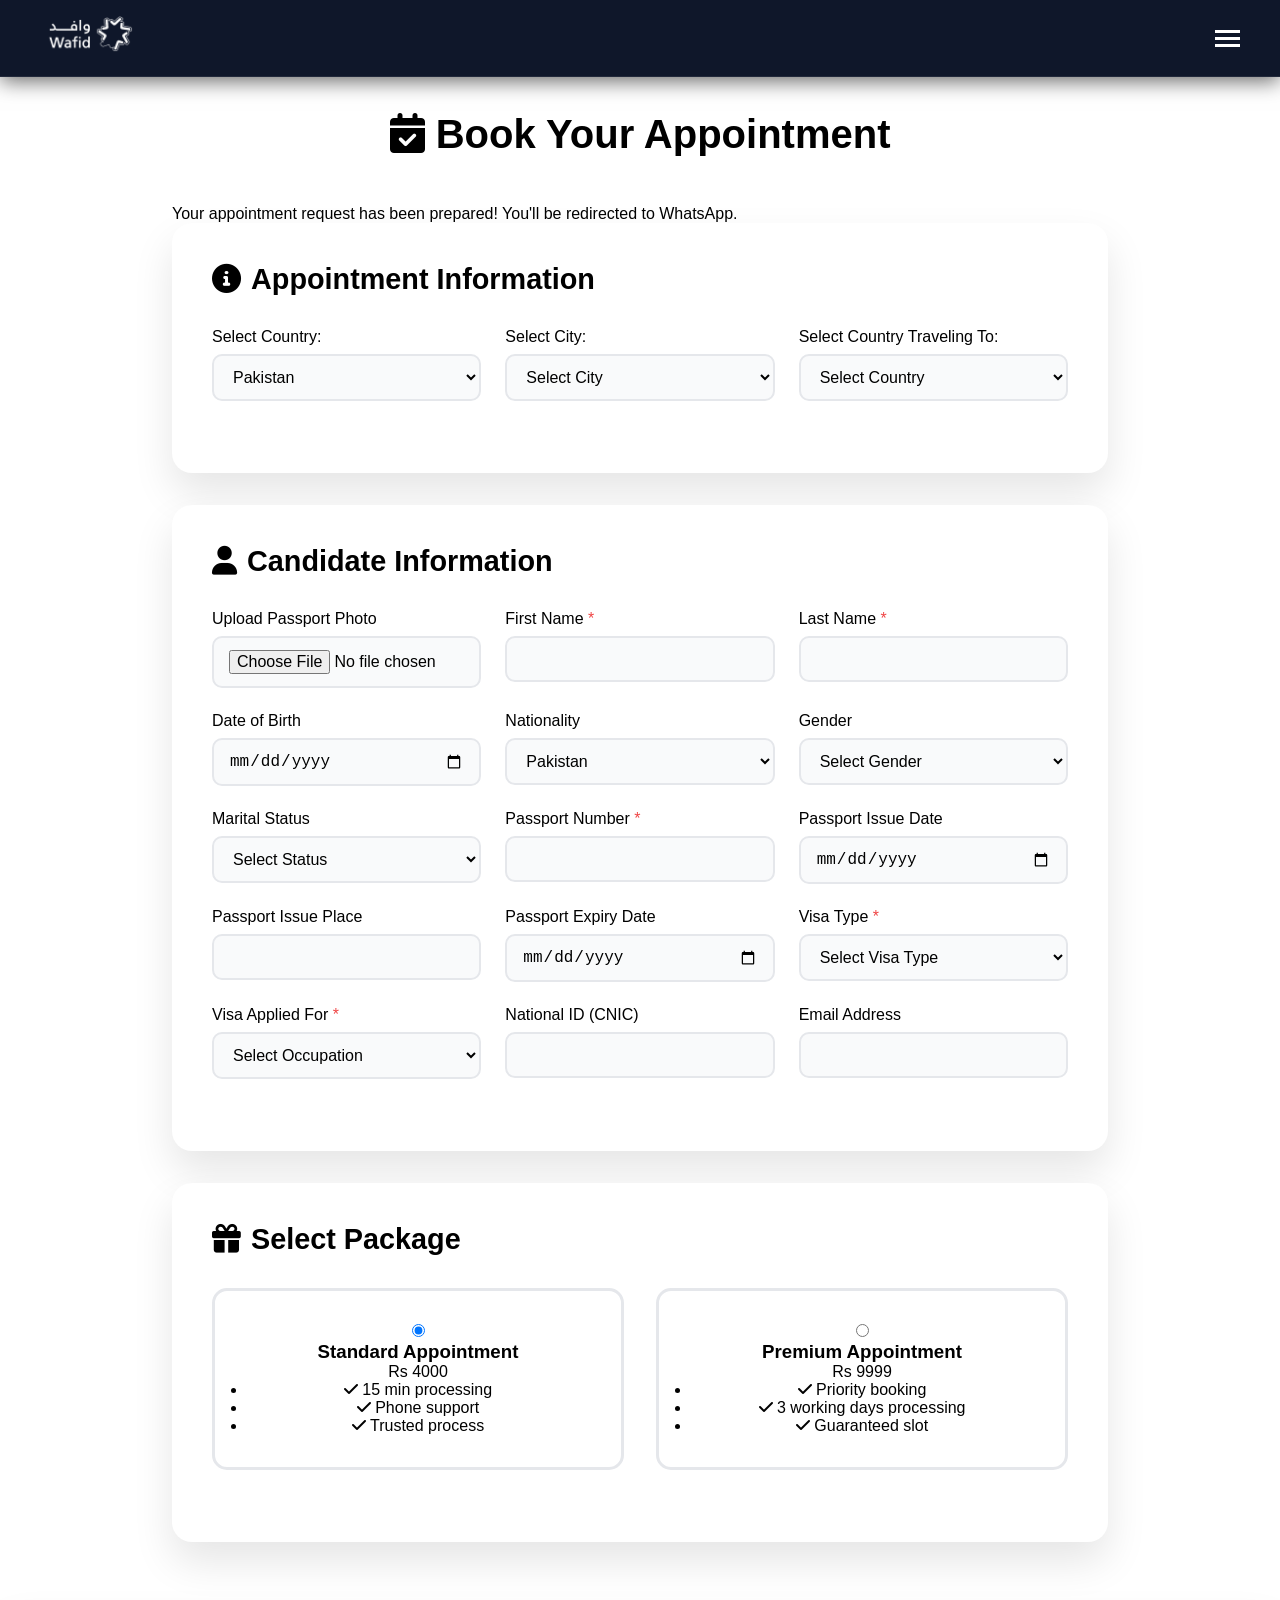
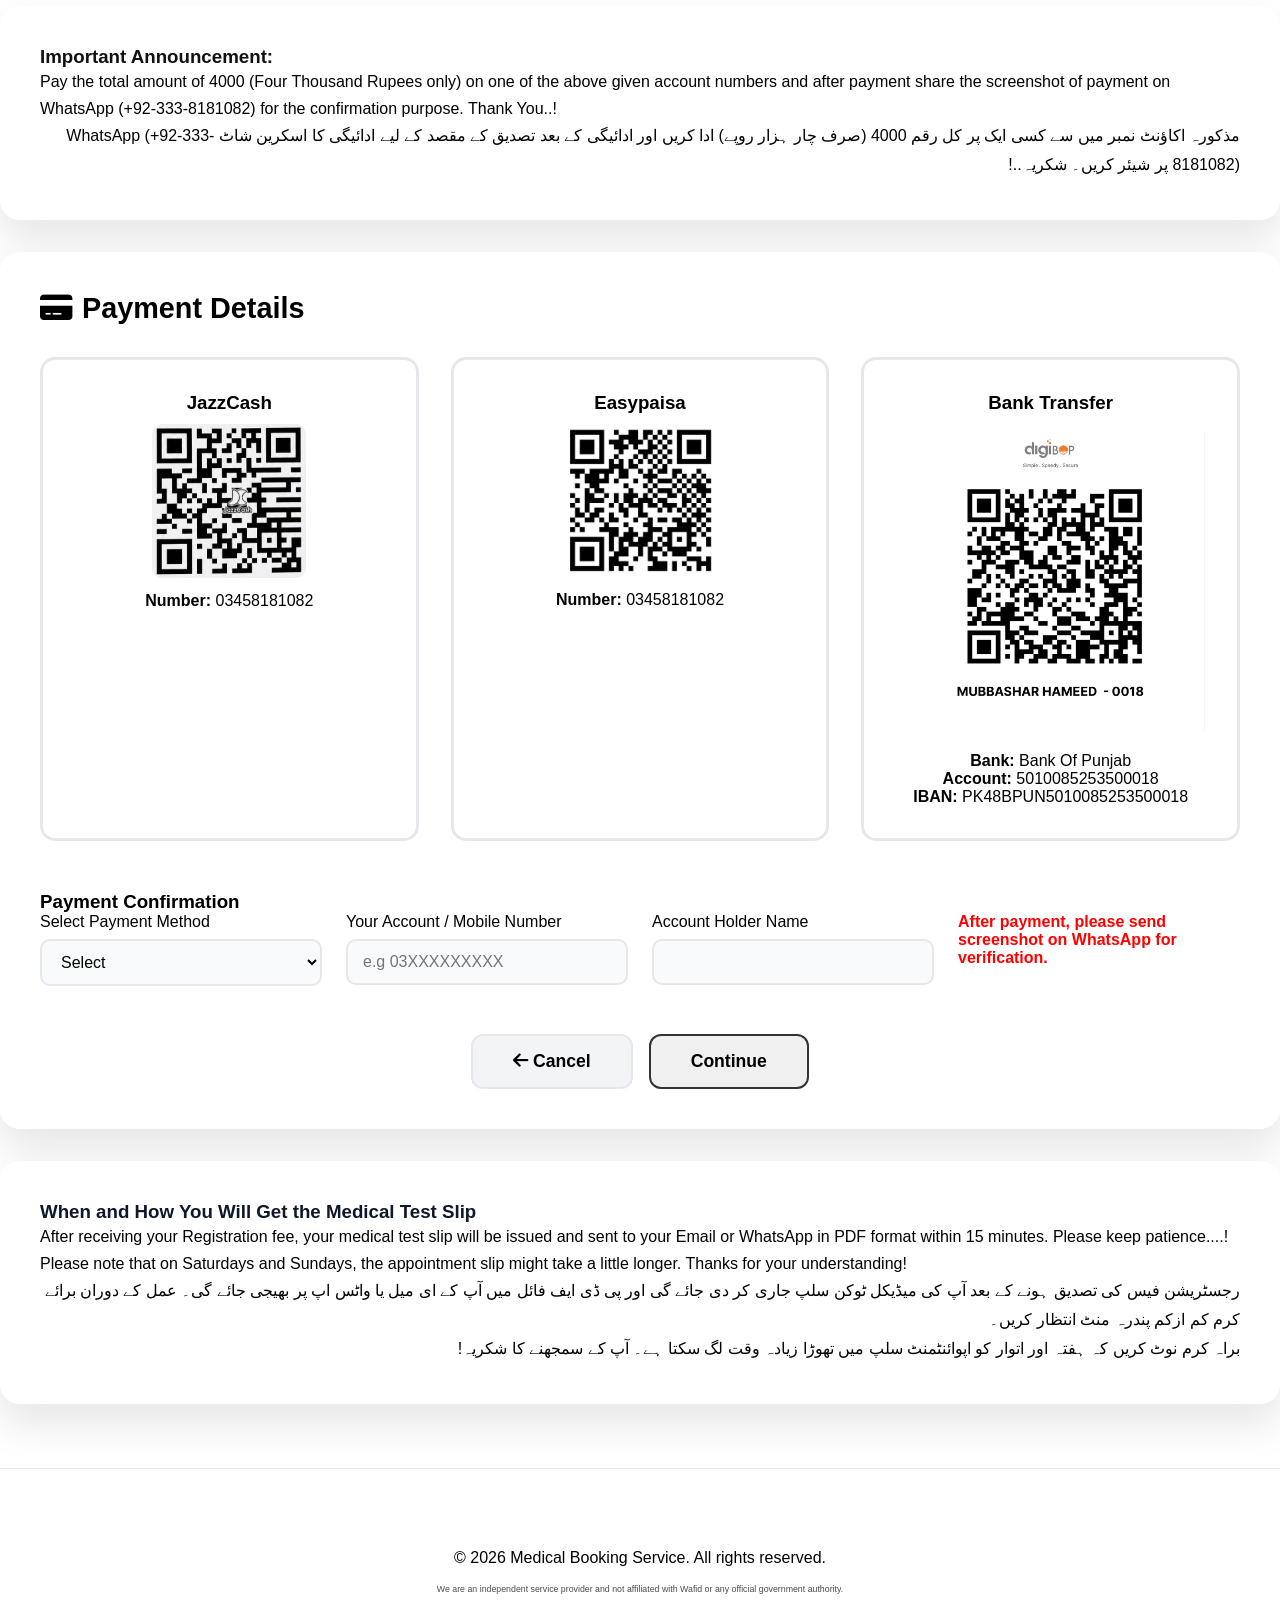
<file: payment.html>
<!DOCTYPE html>
<html lang="en">
<head>
    <meta charset="UTF-8">
    <meta name="viewport" content="width=device-width, initial-scale=1.0">
    <title>Book Wafid Appointment - Fast & Secure</title>
    <link href="https://cdnjs.cloudflare.com/ajax/libs/font-awesome/6.0.0/css/all.min.css" rel="stylesheet">
    <style>
        * {
            margin: 0;
            padding: 0;
            box-sizing: border-box;
        }

        body {
            font-family: 'Segoe UI', Tahoma, Geneva, Verdana, sans-serif;
            background: white;
            color: black;
            min-height: 100vh;
            padding-top: 80px;
        }

        /* HEADER */
       .header {
            background: #0f172a;
            box-shadow: 0 4px 20px rgba(0,0,0,0.6);
            position: fixed;
            top: 0;
            width: 100%;
            z-index: 1000;
            padding: 1rem 2rem;
            border-bottom: 1px solid rgba(255,255,255,0.08);
        }

        .nav-container {
            max-width: 1200px;
            margin: 0 auto;
            display: flex;
            justify-content: space-between;
            align-items: center;
        }

        .logo img {
            height: 40px;
            width: auto;
            filter: brightness(0) invert(1);
        }

        .nav-menu {
            display: none;
            position: fixed;
            top: 80px;
            left: 0;
            width: 100%;
            background: #0f172a;
            flex-direction: column;
            padding: 2rem;
            box-shadow: 0 15px 40px rgba(0,0,0,0.7);
            list-style: none;
        }

        .nav-menu.active {
            display: flex;
        }

        .nav-menu a {
            text-decoration: none;
            color: #e5e7eb;
            font-weight: 500;
            padding: 1rem 0;
            transition: all 0.3s ease;
        }

        .nav-menu a.active,
        .nav-menu a:hover {
            color: #ffffff;
            padding-left: 8px;
        }

        .hamburger {
            display: flex;
            flex-direction: column;
            cursor: pointer;
            gap: 4px;
        }

        .hamburger span {
            width: 25px;
            height: 3px;
            background: white;
        }

        /* REST SAME (UNCHANGED) */
        .container {
            max-width: 1000px;
            margin: 0 auto;
            padding: 2rem;
            background: white;
        }

        .page-title {
            text-align: center;
            color: black;
            margin-bottom: 3rem;
            font-size: 2.5rem;
        }

        .form-section {
            background: white;
            border-radius: 20px;
            padding: 2.5rem;
            box-shadow: 0 20px 40px rgba(0,0,0,0.1);
            margin-bottom: 2rem;
        }

        .section-title {
            color: black;
            margin-bottom: 2rem;
            font-size: 1.8rem;
            display: flex;
            align-items: center;
            gap: 10px;
        }

        .form-grid {
            display: grid;
            grid-template-columns: repeat(auto-fit, minmax(250px, 1fr));
            gap: 1.5rem;
            margin-bottom: 2rem;
        }

        .form-group label {
            display: block;
            margin-bottom: 0.5rem;
            color: black;
            font-weight: 500;
        }

        .form-group input,
        .form-group select {
            width: 100%;
            padding: 12px 15px;
            border: 2px solid #e5e7eb;
            border-radius: 10px;
            font-size: 1rem;
            background: #f9fafb;
            color: black;
        }

        .packages-section {
            display: grid;
            grid-template-columns: repeat(auto-fit, minmax(300px, 1fr));
            gap: 2rem;
            margin: 2rem 0;
        }

        .package-card {
            background: white;
            border: 3px solid #e5e7eb;
            border-radius: 15px;
            padding: 2rem;
            text-align: center;
            cursor: pointer;
        }

        .action-buttons {
            display: flex;
            gap: 1rem;
            justify-content: center;
            margin-top: 3rem;
        }

        .btn {
            padding: 15px 40px;
            border-radius: 12px;
            font-size: 1.1rem;
            font-weight: bold;
            cursor: pointer;
            text-decoration: none;
            color: black;
        }

        .btn-primary {
            background: #f0f0f0;
            border: 2px solid #333;
        }

        .btn-secondary {
            background: #f3f4f6;
            border: 2px solid #e5e7eb;
        }

        .footer {
            background: white;
            color: black;
            padding: 3rem 2rem 1rem;
            margin-top: 4rem;
            border-top: 1px solid #e5e7eb;
        }

        @media (max-width: 768px) {
            .form-grid { grid-template-columns: 1fr; }
            .packages-section { grid-template-columns: 1fr; }
            .action-buttons { flex-direction: column; }
        }
    </style>
</head>
<body>

<header class="header">
    <div class="nav-container">
        <div class="logo">
            <img src="logo.jpg" alt="Wafid Medical Booking">
        </div>

        <nav>
            <ul class="nav-menu" id="navMenu">
                <li><a href="index.html">Home</a></li>
                <li><a href="booking.html" class="active">Book Appointment</a></li>
                <li><a href="results.html">Medical Results</a></li>
                <li><a href="centers.html">Appointment Centers</a></li>
            </ul>
        </nav>

        <div class="hamburger" onclick="toggleMenu()">
            <span></span><span></span><span></span>
        </div>
    </div>
</header>

    <div class="container">
        <h1 class="page-title">
            <i class="fas fa-calendar-check"></i> Book Your Appointment
        </h1>

        <div class="success-message" id="successMessage">
            Your appointment request has been prepared! You'll be redirected to WhatsApp.
        </div>

        <form id="bookingForm">
            <!-- SECTION 1: APPOINTMENT INFO -->
            <div class="form-section">
                <h2 class="section-title">
                    <i class="fas fa-info-circle"></i> Appointment Information
                </h2>
                <div class="form-grid">
                    <div class="form-group">
                        <label>Select Country:</label>
                        <select id="country" required>
                            <option value="Pakistan" selected>Pakistan</option>
                        </select>
                    </div>
                    <div class="form-group">
                        <label>Select City:</label>
                        <select id="city" required>
                            <option value="">Select City</option>
                            <option value="Bahawalpur">Bahawalpur</option>
                            <option value="Chakdara">Chakdara</option>
                            <option value="Faisalabad">Faisalabad</option>
                            <option value="Gujranwala">Gujranwala</option>
                            <option value="Gwadar">Gwadar</option>
                            <option value="Islamabad">Islamabad</option>
                            <option value="Karachi">Karachi</option>
                            <option value="Khuzdar">Khuzdar</option>
                            <option value="Lahore">Lahore</option>
                            <option value="Multan">Multan</option>
                            <option value="Panjgur">Panjgur</option>
                            <option value="Peshawar">Peshawar</option>
                            <option value="Quetta">Quetta</option>
                            <option value="Rawalpindi">Rawalpindi</option>
                            <option value="Sahiwal">Sahiwal</option>
                            <option value="Sialkot">Sialkot</option>
                            <option value="Turbat">Turbat</option>
                        </select>
                        <div class="error-message" data-field="city"></div>
                    </div>
                    <div class="form-group">
                        <label>Select Country Traveling To:</label>
                        <select id="travelCountry" required>
                            <option value="">Select Country</option>
                            <option value="Bahrain">Bahrain</option>
                            <option value="Kuwait">Kuwait</option>
                            <option value="Oman">Oman</option>
                            <option value="Qatar">Qatar</option>
                            <option value="Saudi Arabia">Saudi Arabia</option>
                            <option value="UAE">UAE</option>
                            <option value="Yemen">Yemen</option>
                        </select>
                        <div class="error-message" data-field="travelCountry"></div>
                    </div>
                </div>
            </div>

            <!-- SECTION 2: CANDIDATE INFORMATION -->
            <div class="form-section">
                <h2 class="section-title">
                    <i class="fas fa-user"></i> Candidate Information
                </h2>
                <div class="form-grid">
                    <div class="form-group">
    <label>Upload Passport Photo</label>
    <input type="file" id="passportPhoto" accept="image/*">
</div>
                    <div class="form-group">
                        <label>First Name <span style="color: #ef4444;">*</span></label>
                        <input type="text" id="firstName" required>
                        <div class="error-message" data-field="firstName"></div>
                    </div>
                    <div class="form-group">
                        <label>Last Name <span style="color: #ef4444;">*</span></label>
                        <input type="text" id="lastName" required>
                        <div class="error-message" data-field="lastName"></div>
                    </div>
                    <div class="form-group">
                        <label>Date of Birth</label>
                        <input type="date" id="dob">
                    </div>
                    <div class="form-group">
                        <label>Nationality</label>
                        <select id="nationality">
                            <option value="Pakistan" selected>Pakistan</option>
                        </select>
                    </div>
                    <div class="form-group">
                        <label>Gender</label>
                        <select id="gender">
                            <option value="">Select Gender</option>
                            <option value="Male">Male</option>
                            <option value="Female">Female</option>
                        </select>
                    </div>
                    <div class="form-group">
                        <label>Marital Status</label>
                        <select id="maritalStatus">
                            <option value="">Select Status</option>
                            <option value="Married">Married</option>
                            <option value="Unmarried">Unmarried</option>
                        </select>
                    </div>
                    <div class="form-group">
                        <label>Passport Number <span style="color: #ef4444;">*</span></label>
                        <input type="text" id="passport" required>
                        <div class="error-message" data-field="passport"></div>
                    </div>
                    <div class="form-group">
                        <label>Passport Issue Date</label>
                        <input type="date" id="passportIssue">
                    </div>
                    <div class="form-group">
                        <label>Passport Issue Place</label>
                        <input type="text" id="passportPlace">
                    </div>
                    <div class="form-group">
                        <label>Passport Expiry Date</label>
                        <input type="date" id="passportExpiry">
                    </div>
                    <div class="form-group">
                        <label>Visa Type <span style="color: #ef4444;">*</span></label>
                        <select id="visaType" required>
                            <option value="">Select Visa Type</option>
                            <option value="Family">Family</option>
                            <option value="Study">Study</option>
                            <option value="Visit">Visit</option>
                            <option value="Work">Work</option>
                        </select>
                        <div class="error-message" data-field="visaType"></div>
                    </div>
                    <div class="form-group">
    <label>Visa Applied For <span style="color:#ef4444;">*</span></label>
   <select id="visaAppliedFor" required>
    <option value="">Select Occupation</option>

    <option value="Accountant">Accountant</option>
    <option value="A.C Technician">A.C Technician</option>
    <option value="Agricultural Worker">Agricultural Worker</option>
    <option value="Aluminum Technician">Aluminum Technician</option>
    <option value="Anesthesia Technician">Anesthesia Technician</option>
    <option value="Arabic Food Cook">Arabic Food Cook</option>
    <option value="Architect">Architect</option>
    <option value="Auto-Cad Operator">Auto-Cad Operator</option>
    <option value="Banking & Finance">Banking & Finance</option>
    <option value="Barber">Barber</option>
    <option value="Building Electrician">Building Electrician</option>
    <option value="Business">Business</option>
    <option value="Butcher">Butcher</option>
    <option value="Cabin Appearance (Airlines)">Cabin Appearance (Airlines)</option>
    <option value="Car Mechanic">Car Mechanic</option>
    <option value="Car Washer">Car Washer</option>
    <option value="Carpenter">Carpenter</option>
    <option value="Cashier">Cashier</option>
    <option value="Cleaner">Cleaner</option>
    <option value="Clerk">Clerk</option>
    <option value="Computer Operator">Computer Operator</option>
    <option value="Construction Worker">Construction Worker</option>
    <option value="Consultant">Consultant</option>
    <option value="Draftsman">Draftsman</option>
    <option value="Diesel Mechanic">Diesel Mechanic</option>
    <option value="Doctor">Doctor</option>
    <option value="Dozer Operator">Dozer Operator</option>
    <option value="Driver">Driver</option>
    <option value="Electrical Technician">Electrical Technician</option>
    <option value="Electrician">Electrician</option>
    <option value="Engineer">Engineer</option>
    <option value="Employment">Employment</option>
    <option value="Family">Family</option>
    <option value="Financial Analyst">Financial Analyst</option>
    <option value="Fuel Filler">Fuel Filler</option>
    <option value="General Secretary">General Secretary</option>
    <option value="Hairdresser">Hairdresser</option>
    <option value="Hajj Duty">Hajj Duty</option>
    <option value="Health & Medicine & Nursing">Health & Medicine & Nursing</option>
    <option value="Heavy Driver">Heavy Driver</option>
    <option value="Hospital Cleaning">Hospital Cleaning</option>
    <option value="House Boy">House Boy</option>
    <option value="House Driver">House Driver</option>
    <option value="House Maid">House Maid</option>
    <option value="House Wife">House Wife</option>
    <option value="IT & Internet Engineer">IT & Internet Engineer</option>
    <option value="Lab Technician">Lab Technician</option>
    <option value="Labour">Labour</option>
    <option value="Lecturer">Lecturer</option>
    <option value="Leisure & Tourism">Leisure & Tourism</option>
    <option value="Light Driver">Light Driver</option>
    <option value="Mason">Mason</option>
    <option value="Manager">Manager</option>
    <option value="Marketing Executive">Marketing Executive</option>
    <option value="Medical Specialist">Medical Specialist</option>
    <option value="Mechanic">Mechanic</option>
    <option value="Microbiologist">Microbiologist</option>
    <option value="Nurse">Nurse</option>
    <option value="Nursing Helper">Nursing Helper</option>
    <option value="Office Secretary">Office Secretary</option>
    <option value="Painter">Painter</option>
    <option value="Petrol Mechanic">Petrol Mechanic</option>
    <option value="Pharmacist">Pharmacist</option>
    <option value="Plaster Mason">Plaster Mason</option>
    <option value="Plumber">Plumber</option>
    <option value="Police Officer">Police Officer</option>
    <option value="President">President</option>
    <option value="RCC Fitter">RCC Fitter</option>
    <option value="Salesman">Salesman</option>
    <option value="Security Guard">Security Guard</option>
    <option value="Service">Service</option>
    <option value="Servant">Servant</option>
    <option value="Shepherd">Shepherd</option>
    <option value="Shovel Operator">Shovel Operator</option>
    <option value="Software Developer">Software Developer</option>
    <option value="Steel Fixer">Steel Fixer</option>
    <option value="Student">Student</option>
    <option value="Studio CAD Designer">Studio CAD Designer</option>
    <option value="Supervisor">Supervisor</option>
    <option value="Surveyor">Surveyor</option>
    <option value="Tailor">Tailor</option>
    <option value="Teacher">Teacher</option>
    <option value="Technician">Technician</option>
    <option value="Waiter">Waiter</option>
    <option value="Ward Boy">Ward Boy</option>
    <option value="Welder">Welder</option>
    <option value="Worker">Worker</option>
    <option value="X-ray Technician">X-ray Technician</option>

    <!-- ALWAYS LAST -->
    <option value="Other">Other</option>
</select>
    <div class="error-message" data-field="visaAppliedFor"></div>
</div>
                    <div class="form-group">
                        <label>National ID (CNIC)</label>
                        <input type="text" id="cnic">
                    </div>
                    <div class="form-group">
                        <label>Email Address</label>
                        <input type="email" id="email">
                    </div>
                </div>
            </div>

            <!-- SECTION 3: PACKAGE SELECTION -->
            <div class="form-section">
                <h2 class="section-title">
                    <i class="fas fa-gift"></i> Select Package
                </h2>
                <div class="packages-section">
                    <div class="package-card" data-package="standard">
                        <input type="radio" id="standard" name="package" value="standard" checked>
                        <label for="standard">
                            <h3>Standard Appointment</h3>
                            <div class="package-price">Rs 4000</div>
                            <ul class="package-features">
                                <li><i class="fas fa-check"></i> 15 min processing</li>
                                <li><i class="fas fa-check"></i> Phone support</li>
                                <li><i class="fas fa-check"></i> Trusted process</li>
                            </ul>
                        </label>
                    </div>
                    <div class="package-card" data-package="premium">
                        <input type="radio" id="premium" name="package" value="premium">
                        <label for="premium">
                            <h3>Premium Appointment</h3>
                            <div class="package-price">Rs 9999</div>
                            <ul class="package-features">
                                <li><i class="fas fa-check"></i> Priority booking</li>
                                <li><i class="fas fa-check"></i> 3 working days processing</li>
                                <li><i class="fas fa-check"></i> Guaranteed slot</li>
                            </ul>
                        </label>
                    </div>
                </div>
            </div>
 </div>
 
 <div class="form-section">

<h3 style="color:#111; font-weight:bold;">
Important Announcement:
</h3>
<P>                                </P>
<p style="line-height:1.7;">
Pay the total amount of 4000 (Four Thousand Rupees only) on one of the above given account numbers and after payment share the screenshot of payment on WhatsApp (+92-333-8181082) for the confirmation purpose. Thank You..!
</p>

<p style="direction:rtl; line-height:1.8;">
مذکورہ اکاؤنٹ نمبر میں سے کسی ایک پر کل رقم 4000 (صرف چار ہزار روپے) ادا کریں اور ادائیگی کے بعد تصدیق کے مقصد کے لیے ادائیگی کا اسکرین شاٹ WhatsApp (+92-333-8181082) پر شیئر کریں۔ شکریہ..!
</p>

</div>
 <!-- ================= PAYMENT SECTION ================= -->
<div class="form-section" id="paymentSection">

<h2 class="section-title">
<i class="fas fa-credit-card"></i> Payment Details
</h2>

<div class="packages-section">

<!-- JAZZCASH / EASYPAISA -->
<div class="package-card selected" style="cursor:default;">
    <h3>JazzCash </h3>
    <img src="qr1.jpg" style="width:50%; border-radius:10px; margin:10px 0;">
    <p><b>Number:</b> 03458181082</p>
</div>
<div class="package-card selected" style="cursor:default;">
    <h3>Easypaisa</h3>
    <img src="qr3.jpg" style="width:50%; border-radius:10px; margin:10px 0;">
    <p><b>Number:</b> 03458181082</p>
</div>
<!-- BANK -->
<div class="package-card" style="cursor:default;">
    <h3>Bank Transfer</h3>
    <img src="qr2.jpg" style="width:100%; border-radius:10px; margin:10px 0;">
    <p><b>Bank:</b> Bank Of Punjab</p>
    <p><b>Account:</b> 5010085253500018</p>
    <p><b>IBAN:</b> PK48BPUN5010085253500018</p>
</div>

</div>

<br>

<h3>Payment Confirmation</h3>

<div class="form-grid">

<div class="form-group">
<label>Select Payment Method</label>
<select id="paymentMethod" required>
    <option value="">Select</option>
    <option value="Bank Transfer">Bank Transfer</option>
    <option value="JazzCash">JazzCash</option>
    <option value="Easypaisa">Easypaisa</option>
</select>
</div>

<div class="form-group">
<label>Your Account / Mobile Number</label>
<input type="text" id="customerAcc" placeholder="e.g 03XXXXXXXXX">
</div>

<div class="form-group">
<label>Account Holder Name</label>
<input type="text" id="senderName">
</div>
<div><p style="color:red;font-weight:bold;">
After payment, please send screenshot on WhatsApp for verification.
</p></div>
</div>

            <!-- ACTION BUTTONS -->
            <div class="action-buttons">
                <a href="index.html" class="btn btn-secondary">
                    <i class="fas fa-arrow-left"></i> Cancel
                </a>
                <button type="submit" class="btn btn-primary" id="continueBtn">
                     Continue
                </button>
            </div>
        </form>
   
</div>
<div class="form-section">

<h3 style="color:#0f172a; font-weight:800;">
When and How You Will Get the Medical Test Slip
</h3>

<p style="line-height:1.7;">
After receiving your Registration fee, your medical test slip will be issued and sent to your Email or WhatsApp in PDF format within 15 minutes. Please keep patience....!
</p>

<p style="line-height:1.7;">
Please note that on Saturdays and Sundays, the appointment slip might take a little longer. Thanks for your understanding!
</p>

<p style="direction:rtl; line-height:1.8;">
رجسٹریشن فیس کی تصدیق ہونے کے بعد آپ کی میڈیکل ٹوکن سلپ جاری کر دی جائے گی اور پی ڈی ایف فائل میں آپ کے ای میل یا واٹس اپ پر بھیجی جائے گی۔ عمل کے دوران برائے کرم کم ازکم پندرہ منٹ انتظار کریں۔
</p>

<p style="direction:rtl; line-height:1.8;">
براہ کرم نوٹ کریں کہ ہفتہ اور اتوار کو اپوائنٹمنٹ سلپ میں تھوڑا زیادہ وقت لگ سکتا ہے۔ آپ کے سمجھنے کا شکریہ!
</p>

</div>
    <!-- FOOTER -->
    <footer class="footer">
        <div style="max-width: 1200px; margin: 0 auto; text-align: center; padding: 2rem;">
            <p>&copy; 2026 Medical Booking Service. All rights reserved.</p>
           <div style="
    background: transparent;
    border: none;
    color: #111;
    font-size: 0.55rem;
    margin-top: 1rem;
    text-align: center;
    opacity: 0.75;
    line-height: 1.4;
">
 We are an independent service provider and not affiliated with Wafid or any official government authority.
</div>
        </div>
    </footer>
<script>
   // =====================
// MOBILE MENU
// =====================
function toggleMenu() {
    document.getElementById('navMenu').classList.toggle('active');
}

// =====================
// PACKAGE SELECTION
// =====================
document.querySelectorAll('.package-card').forEach(card => {
    card.addEventListener('click', function () {
        document.querySelectorAll('.package-card').forEach(c => c.classList.remove('selected'));
        this.classList.add('selected');

        const radio = this.querySelector('input[type="radio"]');
        if (radio) radio.checked = true;
    });
});

// =====================
// FORM SUBMIT - FIXED
// =====================
document.getElementById('bookingForm').addEventListener('submit', function (e) {
    e.preventDefault();

    clearErrors();

    // Required fields
    const required = ['firstName', 'lastName', 'city', 'travelCountry', 'passport'];
    for (let id of required) {
        const el = document.getElementById(id);
        if (!el.value.trim()) {
            showError(el, "Required field");
            return;
        }
    }

    const packageValue = document.querySelector('input[name="package"]:checked')?.value || 'standard';

    const formData = {
    name: `${document.getElementById('firstName').value} ${document.getElementById('lastName').value}`,
    gender: document.getElementById('gender').value,
    passport: document.getElementById('passport').value,
    city: document.getElementById('city').value,
    travelCountry: document.getElementById('travelCountry').value,
    visaType: document.getElementById('visaType').value,
    package: packageValue === 'premium' ? 'Premium' : 'Standard',
    visaAppliedFor: document.getElementById('visaAppliedFor').value,
    dob: document.getElementById('dob').value,
    cnic: document.getElementById('cnic').value,
    email: document.getElementById('email').value,

    passportAppliedDate: document.getElementById('passportIssue').value,
    passportExpiryDate: document.getElementById('passportExpiry').value,
    passportIssuePlace: document.getElementById('passportPlace').value,
    maritalStatus: document.getElementById('maritalStatus').value,

    passportPhoto: document.getElementById('passportPhoto')?.files[0]
      
    ? document.getElementById('passportPhoto').files[0].name
        : "Not Uploaded"
};
    const paymentMethod = document.getElementById('paymentMethod').value;
    const customerAcc = document.getElementById('customerAcc').value;
    const senderName = document.getElementById('senderName').value;

    if(!paymentMethod || !customerAcc || !senderName){
        alert("Please complete payment details");
        return;
    }

    const message = `
📅 Wafid Appointment Request

👤 Name: ${formData.name}
📍 City: ${formData.city}
🚻 Gender: ${formData.gender || 'N/A'}
🌍 Traveling To: ${formData.travelCountry}

📄 Passport: ${formData.passport}
🪪 CNIC: ${formData.cnic || 'N/A'}
📧 Email: ${formData.email || 'N/A'}
💼 Visa Applied For: ${formData.visaAppliedFor}
💼 Visa Type: ${formData.visaType}
🏷 Package: ${formData.package}

🎂 DOB: ${formData.dob || 'N/A'}
📆 Passport Issue Date: ${formData.passportAppliedDate || 'N/A'}
📆 Passport Expiry: ${formData.passportExpiryDate || 'N/A'}
📍 Issue Place: ${formData.passportIssuePlace || 'N/A'}
💍 Marital Status: ${formData.maritalStatus || 'N/A'}

📎 Passport Photo: ${formData.passportPhoto}

💳 PAYMENT DETAILS
Method: ${paymentMethod}
Account/Mobile: ${customerAcc}
Sender Name: ${senderName}

🏦 PAYMENT INFO
JazzCash/Easypaisa: 03338181082
Bank: Bank Of Punjab
Account: 5010085253500018
IBAN: PK48BPUN5010085253500018

⚠️ Important: Screenshot will be sent for verification.
`;

    const fullMessage = message;
    const url = "https://wa.me/923338181082?text=" + encodeURIComponent(fullMessage);
    
    // Open WhatsApp chat in a new tab so the form page stays available
    window.open(url, '_blank');
});

// =====================
// ERROR HANDLING
// =====================
function showError(input, msg) {
    input.style.border = "2px solid red";
}

function clearErrors() {
    document.querySelectorAll('input, select').forEach(el => {
        el.style.border = "";
    });
}
</script>
  </body>
</html>
</file>
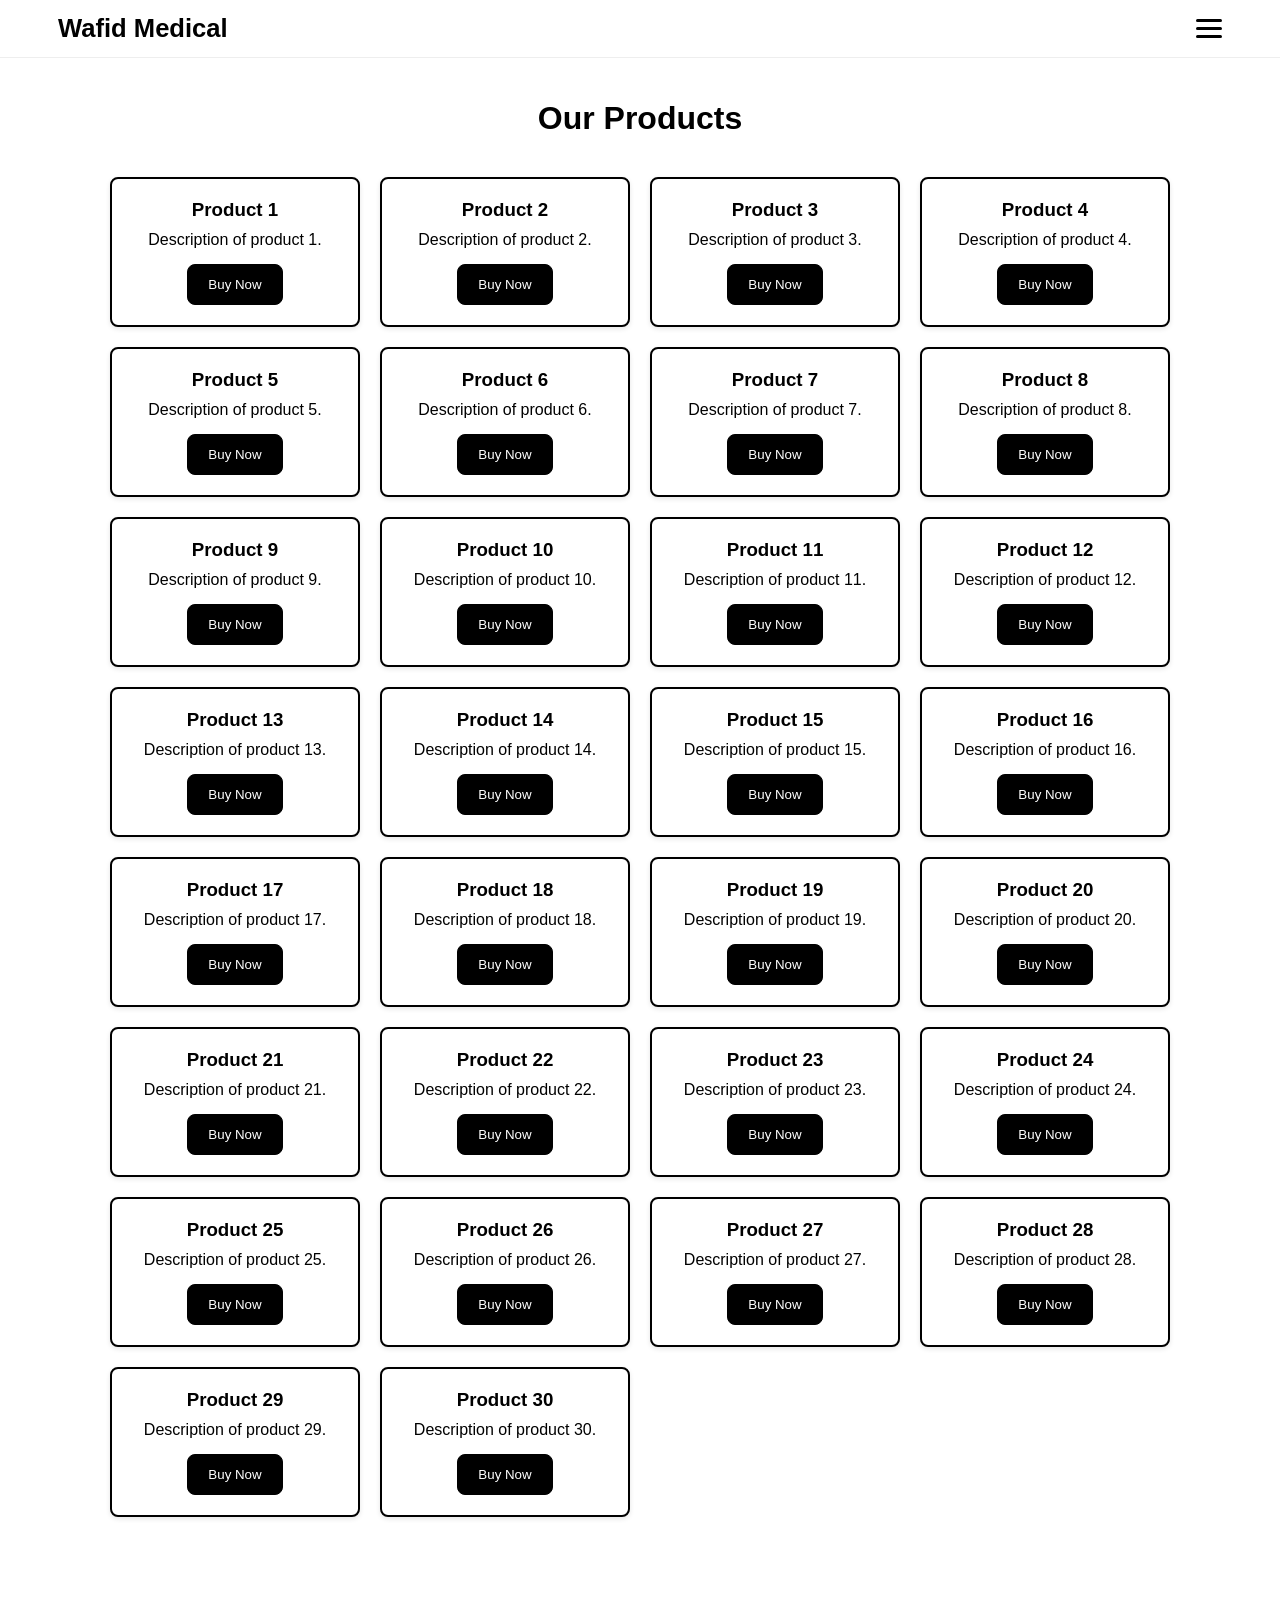
<file: product.html>
<!DOCTYPE html>
<html lang="en">
<head>
    <meta charset="UTF-8">
    <meta name="viewport" content="width=device-width, initial-scale=1.0">
    <title>Products</title>
    <link rel="stylesheet" href="style.css">
</head>
<body>
    <div class="header">
        <div class="nav-container">
            <div class="logo">Wafid Medical</div>
            <div class="hamburger" onclick="toggleMenu()">
                <span></span>
                <span></span>
                <span></span>
            </div>
        </div>
    </div>

    <div class="mobile-menu" id="menu">
        <a href="index.html">Home</a>
        <a href="booking.html">Book Appointment</a>
        <a href="results.html">Medical Results</a>
        <a href="centers.html">Centers</a>
    </div>

    <div class="container">
        <h1>Our Products</h1>
        <div class="products-grid">
            <!-- 30 Product Tiles -->
            <div class="product-tile">
                <h3>Product 1</h3>
                <p>Description of product 1.</p>
                <button class="btn">Buy Now</button>
            </div>
            <div class="product-tile">
                <h3>Product 2</h3>
                <p>Description of product 2.</p>
                <button class="btn">Buy Now</button>
            </div>
            <!-- Repeat for 3 to 30 -->
            <div class="product-tile">
                <h3>Product 3</h3>
                <p>Description of product 3.</p>
                <button class="btn">Buy Now</button>
            </div>
            <div class="product-tile">
                <h3>Product 4</h3>
                <p>Description of product 4.</p>
                <button class="btn">Buy Now</button>
            </div>
            <div class="product-tile">
                <h3>Product 5</h3>
                <p>Description of product 5.</p>
                <button class="btn">Buy Now</button>
            </div>
            <div class="product-tile">
                <h3>Product 6</h3>
                <p>Description of product 6.</p>
                <button class="btn">Buy Now</button>
            </div>
            <div class="product-tile">
                <h3>Product 7</h3>
                <p>Description of product 7.</p>
                <button class="btn">Buy Now</button>
            </div>
            <div class="product-tile">
                <h3>Product 8</h3>
                <p>Description of product 8.</p>
                <button class="btn">Buy Now</button>
            </div>
            <div class="product-tile">
                <h3>Product 9</h3>
                <p>Description of product 9.</p>
                <button class="btn">Buy Now</button>
            </div>
            <div class="product-tile">
                <h3>Product 10</h3>
                <p>Description of product 10.</p>
                <button class="btn">Buy Now</button>
            </div>
            <div class="product-tile">
                <h3>Product 11</h3>
                <p>Description of product 11.</p>
                <button class="btn">Buy Now</button>
            </div>
            <div class="product-tile">
                <h3>Product 12</h3>
                <p>Description of product 12.</p>
                <button class="btn">Buy Now</button>
            </div>
            <div class="product-tile">
                <h3>Product 13</h3>
                <p>Description of product 13.</p>
                <button class="btn">Buy Now</button>
            </div>
            <div class="product-tile">
                <h3>Product 14</h3>
                <p>Description of product 14.</p>
                <button class="btn">Buy Now</button>
            </div>
            <div class="product-tile">
                <h3>Product 15</h3>
                <p>Description of product 15.</p>
                <button class="btn">Buy Now</button>
            </div>
            <div class="product-tile">
                <h3>Product 16</h3>
                <p>Description of product 16.</p>
                <button class="btn">Buy Now</button>
            </div>
            <div class="product-tile">
                <h3>Product 17</h3>
                <p>Description of product 17.</p>
                <button class="btn">Buy Now</button>
            </div>
            <div class="product-tile">
                <h3>Product 18</h3>
                <p>Description of product 18.</p>
                <button class="btn">Buy Now</button>
            </div>
            <div class="product-tile">
                <h3>Product 19</h3>
                <p>Description of product 19.</p>
                <button class="btn">Buy Now</button>
            </div>
            <div class="product-tile">
                <h3>Product 20</h3>
                <p>Description of product 20.</p>
                <button class="btn">Buy Now</button>
            </div>
            <div class="product-tile">
                <h3>Product 21</h3>
                <p>Description of product 21.</p>
                <button class="btn">Buy Now</button>
            </div>
            <div class="product-tile">
                <h3>Product 22</h3>
                <p>Description of product 22.</p>
                <button class="btn">Buy Now</button>
            </div>
            <div class="product-tile">
                <h3>Product 23</h3>
                <p>Description of product 23.</p>
                <button class="btn">Buy Now</button>
            </div>
            <div class="product-tile">
                <h3>Product 24</h3>
                <p>Description of product 24.</p>
                <button class="btn">Buy Now</button>
            </div>
            <div class="product-tile">
                <h3>Product 25</h3>
                <p>Description of product 25.</p>
                <button class="btn">Buy Now</button>
            </div>
            <div class="product-tile">
                <h3>Product 26</h3>
                <p>Description of product 26.</p>
                <button class="btn">Buy Now</button>
            </div>
            <div class="product-tile">
                <h3>Product 27</h3>
                <p>Description of product 27.</p>
                <button class="btn">Buy Now</button>
            </div>
            <div class="product-tile">
                <h3>Product 28</h3>
                <p>Description of product 28.</p>
                <button class="btn">Buy Now</button>
            </div>
            <div class="product-tile">
                <h3>Product 29</h3>
                <p>Description of product 29.</p>
                <button class="btn">Buy Now</button>
            </div>
            <div class="product-tile">
                <h3>Product 30</h3>
                <p>Description of product 30.</p>
                <button class="btn">Buy Now</button>
            </div>
        </div>
    </div>

    <script>
        function toggleMenu() {
            const menu = document.getElementById('menu');
            menu.style.display = menu.style.display === 'flex' ? 'none' : 'flex';
        }
    </script>
</body>
</html>
</file>
<file: style.css>
* {
    margin: 0;
    padding: 0;
    box-sizing: border-box;
    font-family: 'Segoe UI', sans-serif;
}

body {
    background: #ffffff;
    color: #000000;
}

/* ================= TOPBAR ================= */
.header {
    position: fixed;
    top: 0;
    width: 100%;
    background: #fff;
    border-bottom: 1px solid #eee;
    z-index: 1000;
}

.nav-container {
    max-width: 1200px;
    margin: auto;
    padding: 14px 18px;
    display: flex;
    justify-content: space-between;
    align-items: center;
}

/* LOGO */
.logo {
    font-size: 1.6rem;
    font-weight: bold;
    color: #000;
}

/* HAMBURGER ONLY (VISIBLE) */
.hamburger {
    display: flex;
    flex-direction: column;
    gap: 5px;
    cursor: pointer;
}

.hamburger span {
    width: 26px;
    height: 3px;
    background: #000;
    border-radius: 2px;
}

/* HIDE MENU FROM TOPBAR (IMPORTANT) */
.nav-menu {
    display: none;
}

/* OPTIONAL MOBILE MENU STYLE */
.mobile-menu {
    position: fixed;
    top: 60px;
    right: 0;
    width: 220px;
    background: #fff;
    border-left: 1px solid #eee;
    height: 100vh;
    display: none;
    flex-direction: column;
    padding: 20px;
    gap: 15px;
}

.mobile-menu a {
    text-decoration: none;
    color: #000;
}

/* CONTENT */
.container {
    padding: 100px 20px;
    max-width: 1100px;
    margin: auto;
}

.container h1 {
    text-align: center;
    margin-bottom: 40px;
}

/* PRODUCTS GRID */
.products-grid {
    display: grid;
    grid-template-columns: repeat(auto-fill, minmax(250px, 1fr));
    gap: 20px;
}

/* PRODUCT TILE */
.product-tile {
    background: #fff;
    border: 2px solid #000;
    border-radius: 8px;
    padding: 20px;
    text-align: center;
    box-shadow: 0 2px 5px rgba(0,0,0,0.1);
    transition: transform 0.3s;
}

.product-tile:hover {
    transform: translateY(-5px);
}

.product-tile h3 {
    margin-bottom: 10px;
}

.product-tile p {
    margin-bottom: 15px;
}

/* BUTTON */
.btn {
    background: #000;
    color: #fff;
    padding: 12px 20px;
    border: 1px solid #000;
    border-radius: 8px;
    cursor: pointer;
}

.btn:hover {
    background: #fff;
    color: #000;
}

/* INPUT */
input, select {
    width: 100%;
    padding: 10px;
    border: 1px solid #ddd;
    margin-top: 5px;
    border-radius: 6px;
}
</file>
